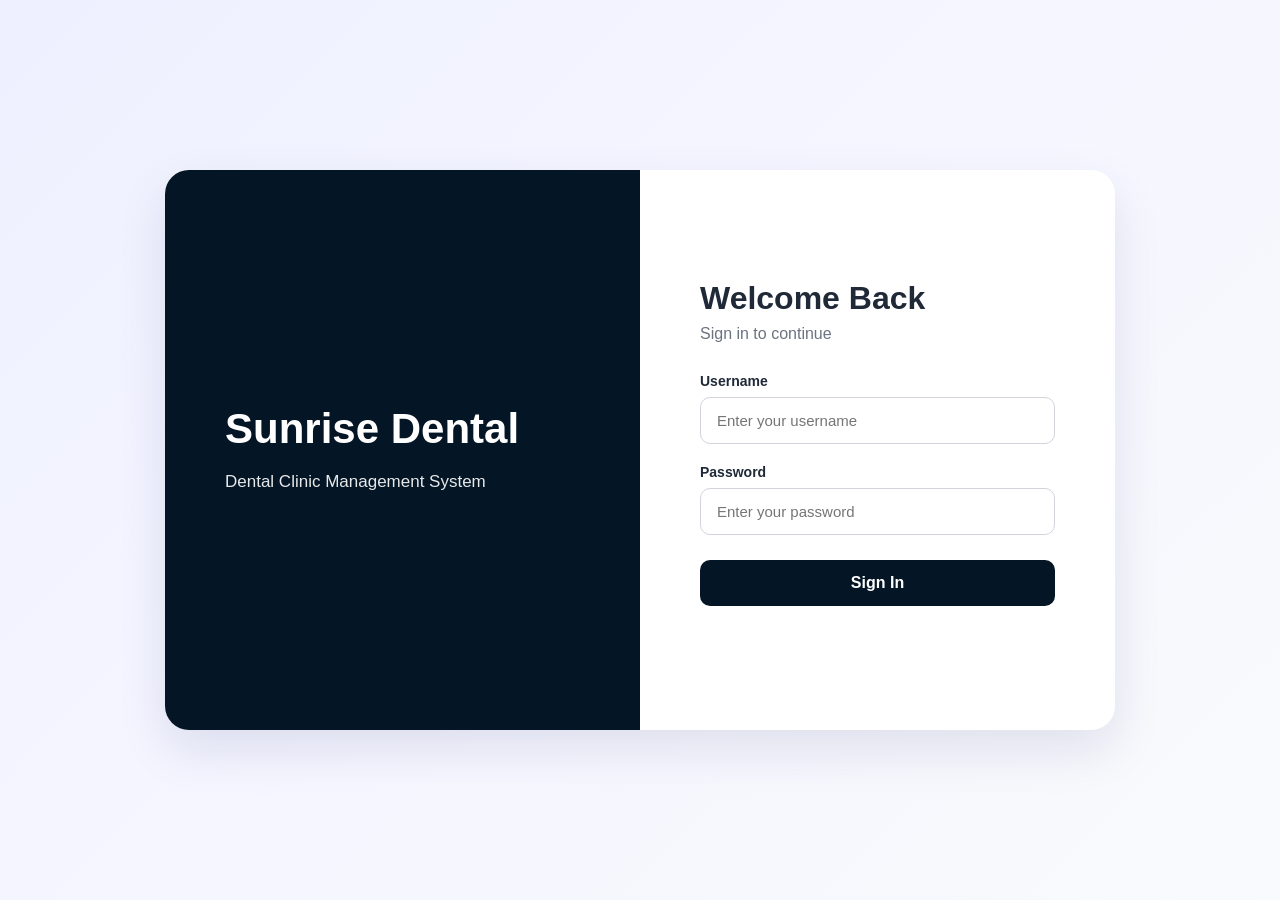
<file: Frontend/index.html>
<!DOCTYPE html>
<html lang="en">
<head>
    <meta charset="UTF-8">
    <meta name="viewport" content="width=device-width, initial-scale=1.0">

    <title>Sunrise Dental Clinic</title>

    <link rel="stylesheet" href="css/style.css">
</head>

<body>
    <div class="login-page">

    <div class="login-card">

        <div class="brand">
            <h1>Sunrise Dental</h1>
            <p>Dental Clinic Management System</p>
        </div>

        <div class="login-form">

            <h2>Welcome Back</h2>
            <p class="login-subtitle">Sign in to continue</p>

            <form id="loginForm">

                <div class="input-group">
                    <label for="username">Username</label>
                    <input
                        type="text"
                        id="username"
                        placeholder="Enter your username"
                        required
                    >
                </div>

                <div class="input-group">
                    <label for="password">Password</label>
                    <input
                        type="password"
                        id="password"
                        placeholder="Enter your password"
                        required
                    >
                </div>

                <button type="submit" class="login-button">
                    Sign In
                </button>

                <p id="loginMessage"></p>

            </form>

        </div>

    </div>

</div>
<script src="js/app.js"></script>
</body>
</html>
</file>
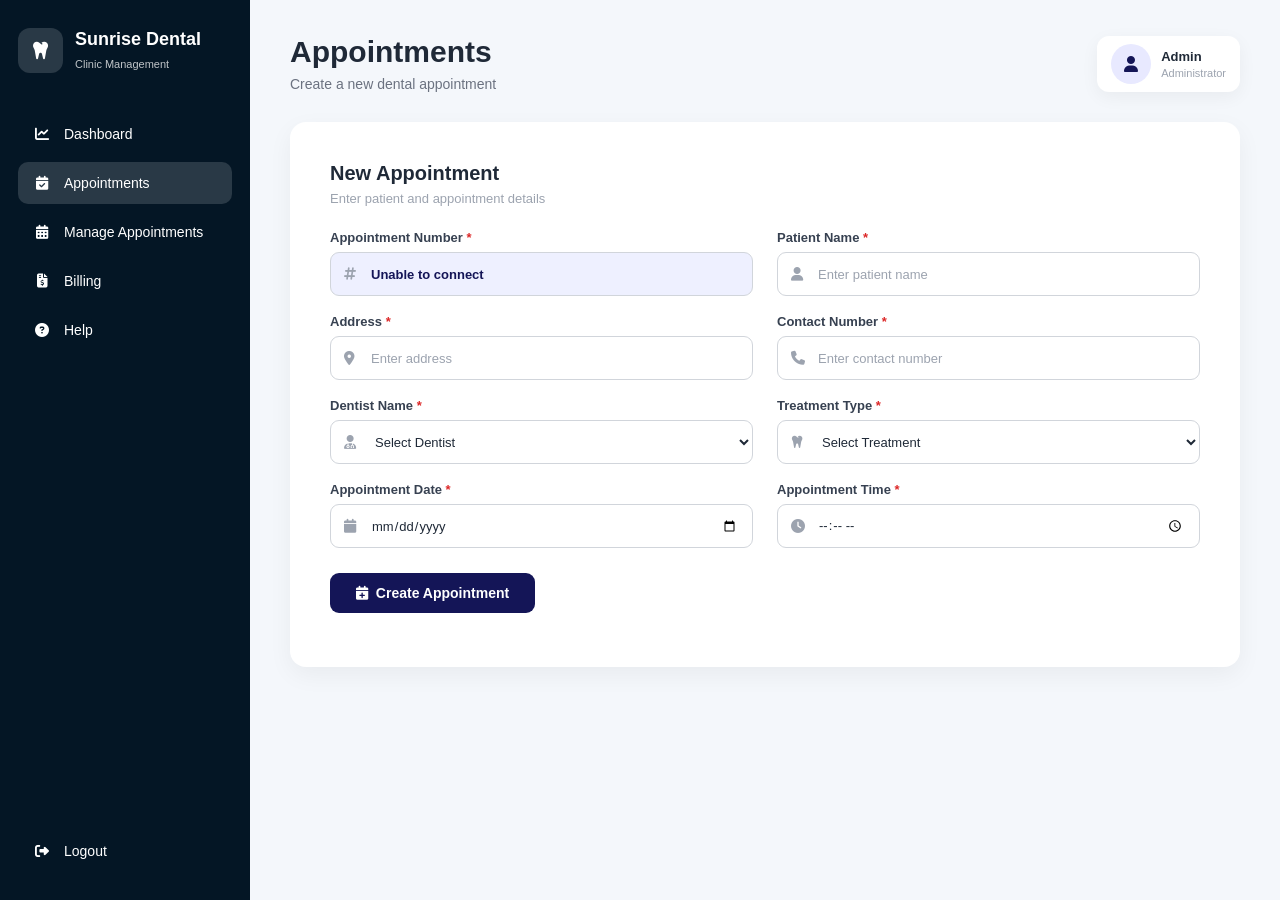
<file: Frontend/appointment.html>
<!DOCTYPE html>
<html lang="en">

<head>

    <meta charset="UTF-8">

    <meta name="viewport" content="width=device-width, initial-scale=1.0">

    <title>Appointments - Sunrise Dental</title>

    <link rel="stylesheet" href="css/style.css">

    <link rel="stylesheet"
          href="https://cdnjs.cloudflare.com/ajax/libs/font-awesome/6.7.2/css/all.min.css">

</head>

<body>

<div class="dashboard">

    <aside class="sidebar">

        <div class="sidebar-brand">

            <div class="brand-icon">
                <i class="fa-solid fa-tooth"></i>
            </div>

            <div>
                <h2>Sunrise Dental</h2>
                <span>Clinic Management</span>
            </div>

        </div>

        <nav class="sidebar-nav">

            <a href="dashboard.html" class="nav-item">
                <i class="fa-solid fa-chart-line"></i>
                <span>Dashboard</span>
            </a>

            <a href="appointment.html" class="nav-item active">
                <i class="fa-solid fa-calendar-check"></i>
                <span>Appointments</span>
            </a>

            <a href="manage-appointment.html" class="nav-item">

                <i class="fa-solid fa-calendar-days"></i>

                <span>Manage Appointments</span>

            </a>

            <a href="billing.html" class="nav-item">
                <i class="fa-solid fa-file-invoice-dollar"></i>
                <span>Billing</span>
            </a>

            <a href="help.html" class="nav-item">
                <i class="fa-solid fa-circle-question"></i>
                <span>Help</span>
            </a>

        </nav>

        <div class="sidebar-bottom">

            <a href="index.html" class="nav-item logout">
                <i class="fa-solid fa-right-from-bracket"></i>
                <span>Logout</span>
            </a>

        </div>

    </aside>

    <main class="main-content">

        <header class="topbar">

            <div>

                <h1>Appointments</h1>

                <p>
                    Create a new dental appointment
                </p>

            </div>

            <div class="user-profile">

                <div class="user-avatar">
                    <i class="fa-solid fa-user"></i>
                </div>

                <div class="user-info">

                    <strong>Admin</strong>

                    <span>Administrator</span>

                </div>

            </div>

        </header>
        

        <section class="dashboard-section">

            <div class="section-header">

                <h2>New Appointment</h2>

                <p>
                    Enter patient and appointment details
                </p>

            </div>

            <form id="appointmentForm">

                <div class="form-grid">

                    <div class="form-group">

                        <label for="appointmentNumber">
                            Appointment Number
                            <span class="required">*</span>
                        </label>

                        <div class="input-wrapper">

                            <i class="fa-solid fa-hashtag"></i>

                            <input
                                type="text"
                                id="appointmentNumber"
                                name="appointmentNumber"
                                readonly
                            >

                        </div>

                    </div>

                    <div class="form-group">

                        <label for="patientName">
                            Patient Name
                            <span class="required">*</span>
                        </label>

                        <div class="input-wrapper">

                            <i class="fa-solid fa-user"></i>

                            <input
                                type="text"
                                id="patientName"
                                name="patientName"
                                placeholder="Enter patient name"
                                required
                            >

                        </div>

                    </div>

                    <div class="form-group">

                        <label for="address">
                            Address
                            <span class="required">*</span>
                        </label>

                        <div class="input-wrapper">

                            <i class="fa-solid fa-location-dot"></i>

                            <input
                                type="text"
                                id="address"
                                name="address"
                                placeholder="Enter address"
                                required
                            >

                        </div>

                    </div>

                    <div class="form-group">

                        <label for="contactNumber">
                            Contact Number
                            <span class="required">*</span>
                        </label>

                        <div class="input-wrapper">

                            <i class="fa-solid fa-phone"></i>

                            <input
                                type="tel"
                                id="contactNumber"
                                name="contactNumber"
                                placeholder="Enter contact number"
                                required
                            >

                        </div>

                    </div>

                    <div class="form-group">

                        <label for="dentistName">
                            Dentist Name
                            <span class="required">*</span>
                        </label>

                        <div class="input-wrapper">

                            <i class="fa-solid fa-user-doctor"></i>

                            <select
                                id="dentistName"
                                name="dentistName"
                                required
                            >

                                <option value="">
                                    Select Dentist
                                </option>

                                <option value="Dr. Kasun Perera">
                                    Dr. Kasun Perera
                                </option>

                                <option value="Dr. Nimal Fernando">
                                    Dr. Nimal Fernando
                                </option>

                                <option value="Dr. Shehan Silva">
                                    Dr. Shehan Silva
                                </option>

                                <option value="Dr. Tharindu Jayasinghe">
                                    Dr. Tharindu Jayasinghe
                                </option>

                                <option value="Dr. Dilshan Perera">
                                    Dr. Dilshan Perera
                                </option>

                                <option value="Dr. Amaya Fernando">
                                    Dr. Amaya Fernando
                                </option>

                                <option value="Dr. Sanduni Silva">
                                    Dr. Sanduni Silva
                                </option>

                                <option value="Dr. Kavindu Wijesinghe">
                                    Dr. Kavindu Wijesinghe
                                </option>

                            </select>

                        </div>

                    </div>

                    <div class="form-group">

                        <label for="treatmentType">
                            Treatment Type
                            <span class="required">*</span>
                        </label>

                        <div class="input-wrapper">

                            <i class="fa-solid fa-tooth"></i>

                            <select
                                id="treatmentType"
                                name="treatmentType"
                                required
                            >

                                <option value="">
                                    Select Treatment
                                </option>

                                <option value="Dental Cleaning">
                                    Dental Cleaning
                                </option>

                                <option value="Teeth Whitening">
                                    Teeth Whitening
                                </option>

                                <option value="Dental Filling">
                                    Dental Filling
                                </option>

                                <option value="Root Canal Treatment">
                                    Root Canal Treatment
                                </option>

                                <option value="Tooth Extraction">
                                    Tooth Extraction
                                </option>

                                <option value="Dental Crown">
                                    Dental Crown
                                </option>

                                <option value="Dental Bridge">
                                    Dental Bridge
                                </option>

                                <option value="Dental Checkup">
                                    Dental Checkup
                                </option>

                                <option value="Braces Consultation">
                                    Braces Consultation
                                </option>

                                <option value="Dental Implant">
                                    Dental Implant
                                </option>

                                <option value="Gum Treatment">
                                    Gum Treatment
                                </option>

                                <option value="Emergency Dental Treatment">
                                    Emergency Dental Treatment
                                </option>

                            </select>

                        </div>

                    </div>

                    <div class="form-group">

                        <label for="appointmentDate">
                            Appointment Date
                            <span class="required">*</span>
                        </label>

                        <div class="input-wrapper">

                            <i class="fa-solid fa-calendar"></i>

                            <input
                                type="date"
                                id="appointmentDate"
                                name="appointmentDate"
                                required
                            >

                        </div>

                    </div>

                    <div class="form-group">

                        <label for="appointmentTime">
                            Appointment Time
                            <span class="required">*</span>
                        </label>

                        <div class="input-wrapper">

                            <i class="fa-solid fa-clock"></i>

                            <input
                                type="time"
                                id="appointmentTime"
                                name="appointmentTime"
                                required
                            >

                        </div>

                    </div>

                </div>

                <button
                    type="submit"
                    class="login-button appointment-button">

                    <i class="fa-solid fa-calendar-plus"></i>

                    Create Appointment

                </button>

                <p
                    id="appointmentMessage"
                    class="login-message">
                </p>

            </form>

        </section>

    </main>

</div>

<script src="js/appointment.js"></script>
<script src="js/auth.js"></script>

</body>

</html>
</file>
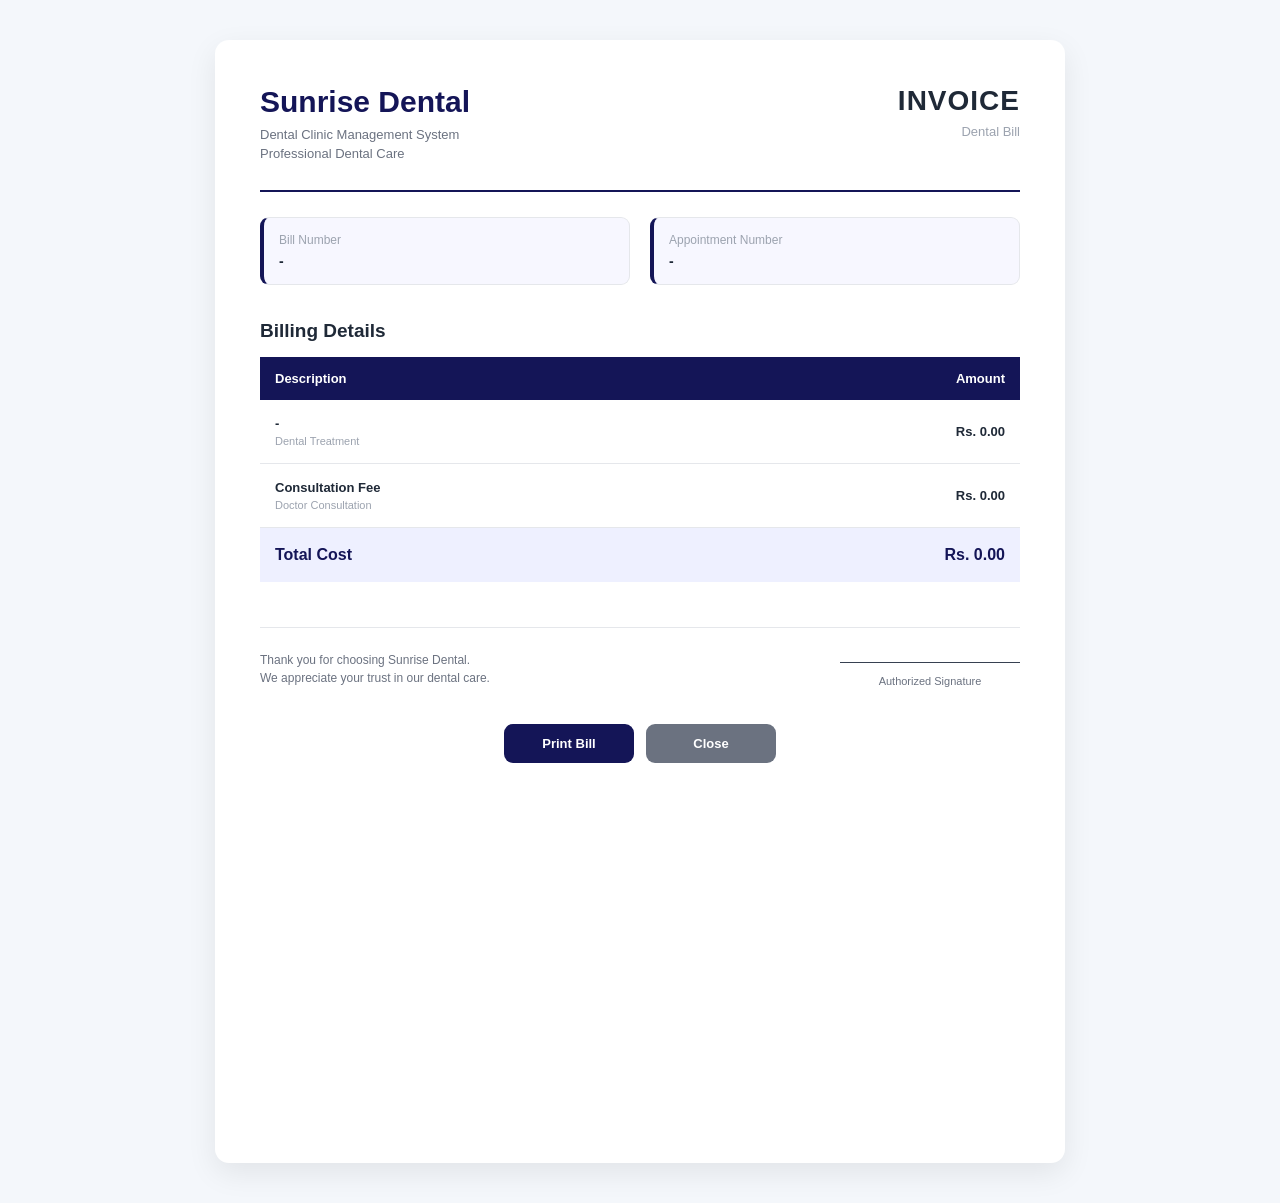
<file: Frontend/billing-print.html>
<!DOCTYPE html>
<html lang="en">

<head>
    <meta charset="UTF-8">
    <meta name="viewport" content="width=device-width, initial-scale=1.0">
    <title>Print Bill - Sunrise Dental</title>
    <link rel="stylesheet" href="css/style.css">
</head>

<body>

<div class="bill-page">

    <div class="bill-header">

        <div class="clinic-info">
            <h1>Sunrise Dental</h1>
            <p>Dental Clinic Management System</p>
            <p>Professional Dental Care</p>
        </div>

        <div class="bill-title">
            <h2>INVOICE</h2>
            <span>Dental Bill</span>
        </div>

    </div>

    <div class="bill-line"></div>

    <div class="bill-information">

        <div class="bill-info-group">
            <span>Bill Number</span>
            <strong id="printBillNumber">-</strong>
        </div>

        <div class="bill-info-group">
            <span>Appointment Number</span>
            <strong id="printAppointmentNumber">-</strong>
        </div>

    </div>

    <div class="bill-section">

        <h3>Billing Details</h3>

        <table class="bill-table">

            <thead>
                <tr>
                    <th>Description</th>
                    <th>Amount</th>
                </tr>
            </thead>

            <tbody>

                <tr>
                    <td>
                        <strong id="printTreatmentType">-</strong>
                        <small>Dental Treatment</small>
                    </td>

                    <td id="printTreatmentCost">Rs. 0.00</td>
                </tr>

                <tr>
                    <td>
                        <strong>Consultation Fee</strong>
                        <small>Doctor Consultation</small>
                    </td>

                    <td id="printConsultationFee">Rs. 0.00</td>
                </tr>

            </tbody>

            <tfoot>

                <tr>
                    <td>Total Cost</td>
                    <td id="printTotalCost">Rs. 0.00</td>
                </tr>

            </tfoot>

        </table>

    </div>

    <div class="bill-footer">

        <div>
            <p>Thank you for choosing Sunrise Dental.</p>
            <p>We appreciate your trust in our dental care.</p>
        </div>

        <div class="signature">
            <div></div>
            <span>Authorized Signature</span>
        </div>

    </div>

    <div class="print-actions">

        <button type="button" onclick="window.print()">
            Print Bill
        </button>

        <button type="button" onclick="window.location.href='billing.html'">
            Close
        </button>

    </div>

</div>

<script src="js/print-bill.js"></script>
<script src="js/auth.js"></script>
</body>

</html>
</file>
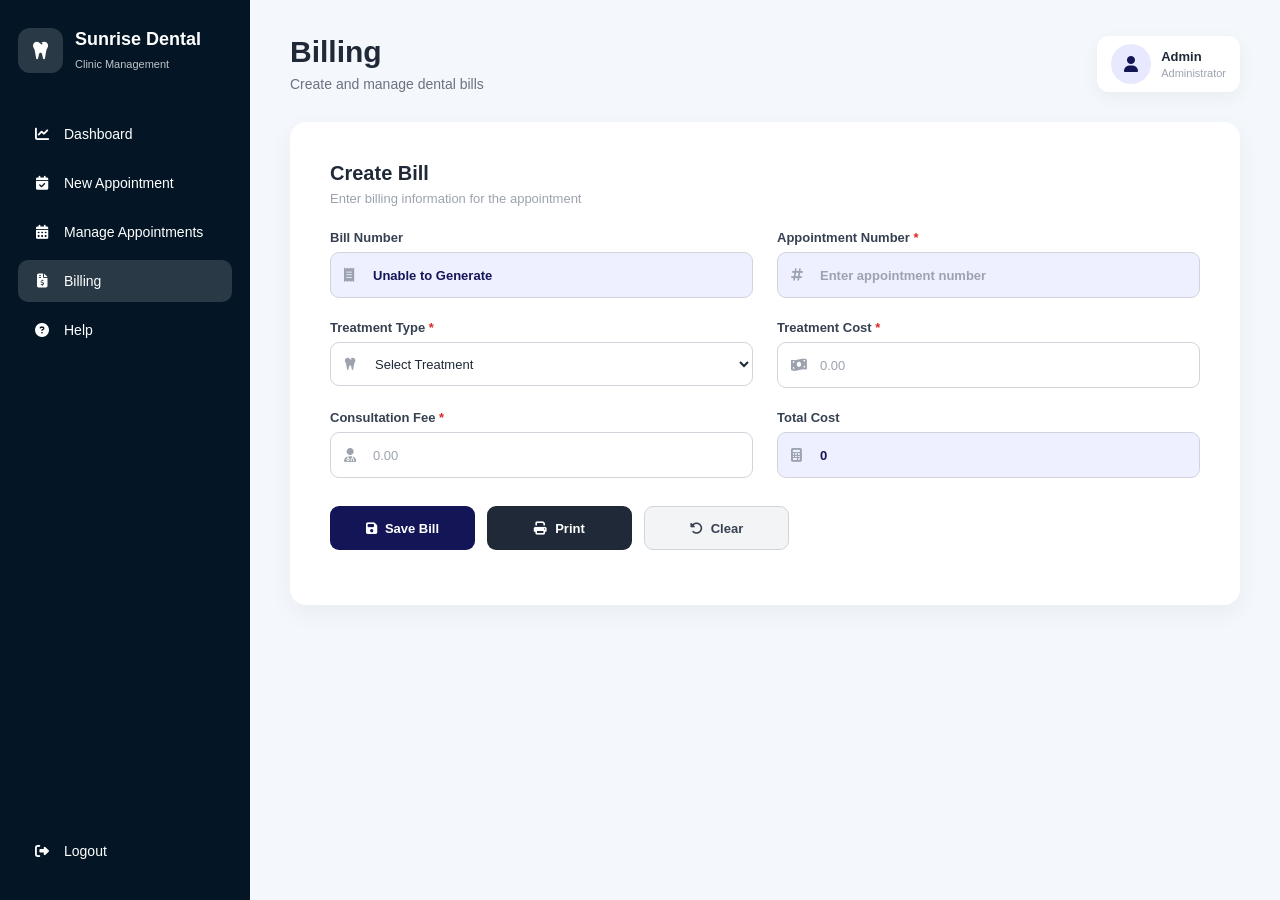
<file: Frontend/billing.html>
<!DOCTYPE html>
<html lang="en">
<head>
    <meta charset="UTF-8">
    <meta name="viewport" content="width=device-width, initial-scale=1.0">
    <title>Billing - Sunrise Dental</title>
    <link rel="stylesheet" href="css/style.css">
    <link rel="stylesheet" href="https://cdnjs.cloudflare.com/ajax/libs/font-awesome/6.7.2/css/all.min.css">
</head>

<body>

<div class="dashboard">

    <aside class="sidebar">

        <div class="sidebar-brand">
            <div class="brand-icon">
                <i class="fa-solid fa-tooth"></i>
            </div>

            <div>
                <h2>Sunrise Dental</h2>
                <span>Clinic Management</span>
            </div>
        </div>

        <nav class="sidebar-nav">

            <a href="dashboard.html" class="nav-item">
                <i class="fa-solid fa-chart-line"></i>
                <span>Dashboard</span>
            </a>

            <a href="appointment.html" class="nav-item">
                <i class="fa-solid fa-calendar-check"></i>
                <span>New Appointment</span>
            </a>

            <a href="manage-appointment.html" class="nav-item">
                <i class="fa-solid fa-calendar-days"></i>
                <span>Manage Appointments</span>
            </a>

            <a href="billing.html" class="nav-item active">
                <i class="fa-solid fa-file-invoice-dollar"></i>
                <span>Billing</span>
            </a>

            <a href="help.html" class="nav-item">
                <i class="fa-solid fa-circle-question"></i>
                <span>Help</span>
            </a>

        </nav>

        <div class="sidebar-bottom">

            <a href="index.html" class="nav-item logout">
                <i class="fa-solid fa-right-from-bracket"></i>
                <span>Logout</span>
            </a>

        </div>

    </aside>

    <main class="main-content">

        <header class="topbar">

            <div>
                <h1>Billing</h1>
                <p>Create and manage dental bills</p>
            </div>

            <div class="user-profile">

                <div class="user-avatar">
                    <i class="fa-solid fa-user"></i>
                </div>

                <div class="user-info">
                    <strong>Admin</strong>
                    <span>Administrator</span>
                </div>

            </div>

        </header>

        <section class="dashboard-section billing-section">

            <div class="section-header">
                <h2>Create Bill</h2>
                <p>Enter billing information for the appointment</p>
            </div>

            <form id="billingForm">

                <div class="billing-grid">

                    <div class="form-group">

                        <label for="billNumber">
                            Bill Number
                        </label>

                        <div class="input-wrapper">

                            <i class="fa-solid fa-receipt"></i>

                            <input
                                type="text"
                                id="billNumber"
                                readonly
                            >

                        </div>

                    </div>

                    <div class="form-group">

                        <label for="appointmentNumber">
                            Appointment Number
                            <span class="required">*</span>
                        </label>

                        <div class="input-wrapper">

                            <i class="fa-solid fa-hashtag"></i>

                            <input
                                type="text"
                                id="appointmentNumber"
                                placeholder="Enter appointment number"
                                required
                            >

                        </div>

                    </div>

                    <div class="form-group">

                        <label for="treatmentType">
                            Treatment Type
                            <span class="required">*</span>
                        </label>

                        <div class="input-wrapper">

                            <i class="fa-solid fa-tooth"></i>

                            <select
                                id="treatmentType"
                                name="treatmentType"
                                required
                            >

                                <option value="">
                                    Select Treatment
                                </option>

                                <option value="Dental Cleaning">
                                    Dental Cleaning
                                </option>

                                <option value="Teeth Whitening">
                                    Teeth Whitening
                                </option>

                                <option value="Dental Filling">
                                    Dental Filling
                                </option>

                                <option value="Root Canal Treatment">
                                    Root Canal Treatment
                                </option>

                                <option value="Tooth Extraction">
                                    Tooth Extraction
                                </option>

                                <option value="Dental Crown">
                                    Dental Crown
                                </option>

                                <option value="Dental Bridge">
                                    Dental Bridge
                                </option>

                                <option value="Dental Checkup">
                                    Dental Checkup
                                </option>

                                <option value="Braces Consultation">
                                    Braces Consultation
                                </option>

                                <option value="Dental Implant">
                                    Dental Implant
                                </option>

                                <option value="Gum Treatment">
                                    Gum Treatment
                                </option>

                                <option value="Emergency Dental Treatment">
                                    Emergency Dental Treatment
                                </option>

                            </select>

                        </div>

                    </div>

                    <div class="form-group">

                        <label for="treatmentCost">
                            Treatment Cost
                            <span class="required">*</span>
                        </label>

                        <div class="input-wrapper">

                            <i class="fa-solid fa-money-bill-wave"></i>

                            <input
                                type="number"
                                id="treatmentCost"
                                placeholder="0.00"
                                min="0"
                                step="0.01"
                                required
                            >

                        </div>

                    </div>

                    <div class="form-group">

                        <label for="consultationFee">
                            Consultation Fee
                            <span class="required">*</span>
                        </label>

                        <div class="input-wrapper">

                            <i class="fa-solid fa-user-doctor"></i>

                            <input
                                type="number"
                                id="consultationFee"
                                placeholder="0.00"
                                min="0"
                                step="0.01"
                                required
                            >

                        </div>

                    </div>

                    <div class="form-group">

                        <label for="totalCost">
                            Total Cost
                        </label>

                        <div class="input-wrapper">

                            <i class="fa-solid fa-calculator"></i>

                            <input
                                type="number"
                                id="totalCost"
                                placeholder="0.00"
                                readonly
                            >

                        </div>

                    </div>

                </div>

                <div class="billing-actions">

                    <button
                        type="submit"
                        class="management-button billing-save-button"
                        id="saveBillButton">

                        <i class="fa-solid fa-floppy-disk"></i>
                        Save Bill

                    </button>

                    <button
                        type="button"
                        class="management-button billing-print-button"
                        id="printBillButton" >

                        <i class="fa-solid fa-print"></i>
                        Print

                    </button>

                    <button
                        type="button"
                        class="management-button billing-clear-button"
                        id="clearBillButton">

                        <i class="fa-solid fa-rotate-left"></i>
                        Clear

                    </button>

                </div>

                <p id="billingMessage"></p>

            </form>

        </section>

    </main>

</div>

<script src="js/billing.js"></script>
<script src="js/auth.js"></script>

</body>
</html>
</file>
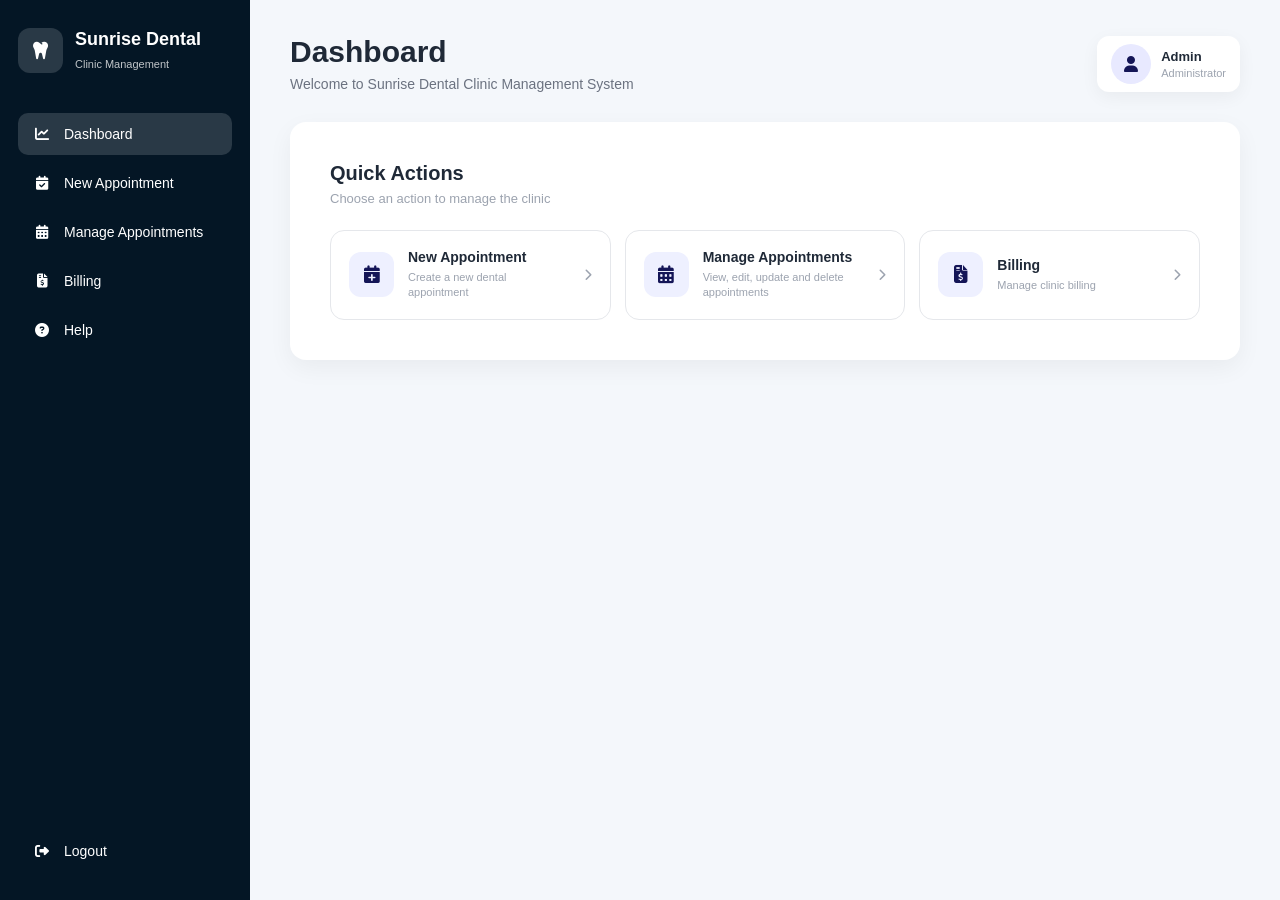
<file: Frontend/dashboard.html>
<!DOCTYPE html>
<html lang="en">

<head>

    <meta charset="UTF-8">

    <meta name="viewport" content="width=device-width, initial-scale=1.0">

    <title>Dashboard - Sunrise Dental</title>

    <link rel="stylesheet" href="css/style.css">

    <link rel="stylesheet"
          href="https://cdnjs.cloudflare.com/ajax/libs/font-awesome/6.7.2/css/all.min.css">

</head>

<body>

<div class="dashboard">

    <aside class="sidebar">

        <div class="sidebar-brand">

            <div class="brand-icon">
                <i class="fa-solid fa-tooth"></i>
            </div>

            <div>
                <h2>Sunrise Dental</h2>
                <span>Clinic Management</span>
            </div>

        </div>


        <nav class="sidebar-nav">

            <a href="dashboard.html" class="nav-item active">

                <i class="fa-solid fa-chart-line"></i>

                <span>Dashboard</span>

            </a>


            <a href="appointment.html" class="nav-item">

                <i class="fa-solid fa-calendar-check"></i>

                <span>New Appointment</span>

            </a>


            <a href="manage-appointment.html" class="nav-item">

                <i class="fa-solid fa-calendar-days"></i>

                <span>Manage Appointments</span>

            </a>


            <a href="billing.html" class="nav-item">

                <i class="fa-solid fa-file-invoice-dollar"></i>

                <span>Billing</span>

            </a>


            <a href="help.html" class="nav-item">

                <i class="fa-solid fa-circle-question"></i>

                <span>Help</span>

            </a>

        </nav>


        <div class="sidebar-bottom">

            <a href="index.html" class="nav-item logout">

                <i class="fa-solid fa-right-from-bracket"></i>

                <span>Logout</span>

            </a>

        </div>

    </aside>


    <main class="main-content">


        <header class="topbar">

            <div>

                <h1>Dashboard</h1>

                <p>
                    Welcome to Sunrise Dental Clinic Management System
                </p>

            </div>


            <div class="user-profile">

                <div class="user-avatar">

                    <i class="fa-solid fa-user"></i>

                </div>

                <div class="user-info">

                    <strong>Admin</strong>

                    <span>Administrator</span>

                </div>

            </div>

        </header>


        <section class="dashboard-section">

            <div class="section-header">

                <h2>Quick Actions</h2>

                <p>
                    Choose an action to manage the clinic
                </p>

            </div>


            <div class="quick-actions">


                <a href="appointment.html" class="quick-action">

                    <div class="quick-icon">

                        <i class="fa-solid fa-calendar-plus"></i>

                    </div>


                    <div>

                        <strong>
                            New Appointment
                        </strong>

                        <span>
                            Create a new dental appointment
                        </span>

                    </div>


                    <i class="fa-solid fa-chevron-right arrow"></i>

                </a>


                <a href="manage-appointment.html" class="quick-action">

                    <div class="quick-icon">

                        <i class="fa-solid fa-calendar-days"></i>

                    </div>


                    <div>

                        <strong>
                            Manage Appointments
                        </strong>

                        <span>
                            View, edit, update and delete appointments
                        </span>

                    </div>


                    <i class="fa-solid fa-chevron-right arrow"></i>

                </a>


                <a href="billing.html" class="quick-action">

                    <div class="quick-icon">

                        <i class="fa-solid fa-file-invoice-dollar"></i>

                    </div>


                    <div>

                        <strong>
                            Billing
                        </strong>

                        <span>
                            Manage clinic billing
                        </span>

                    </div>


                    <i class="fa-solid fa-chevron-right arrow"></i>

                </a>


            </div>

        </section>


    </main>

</div>

</body>
<script src="js/auth.js"></script>
</html>
</file>
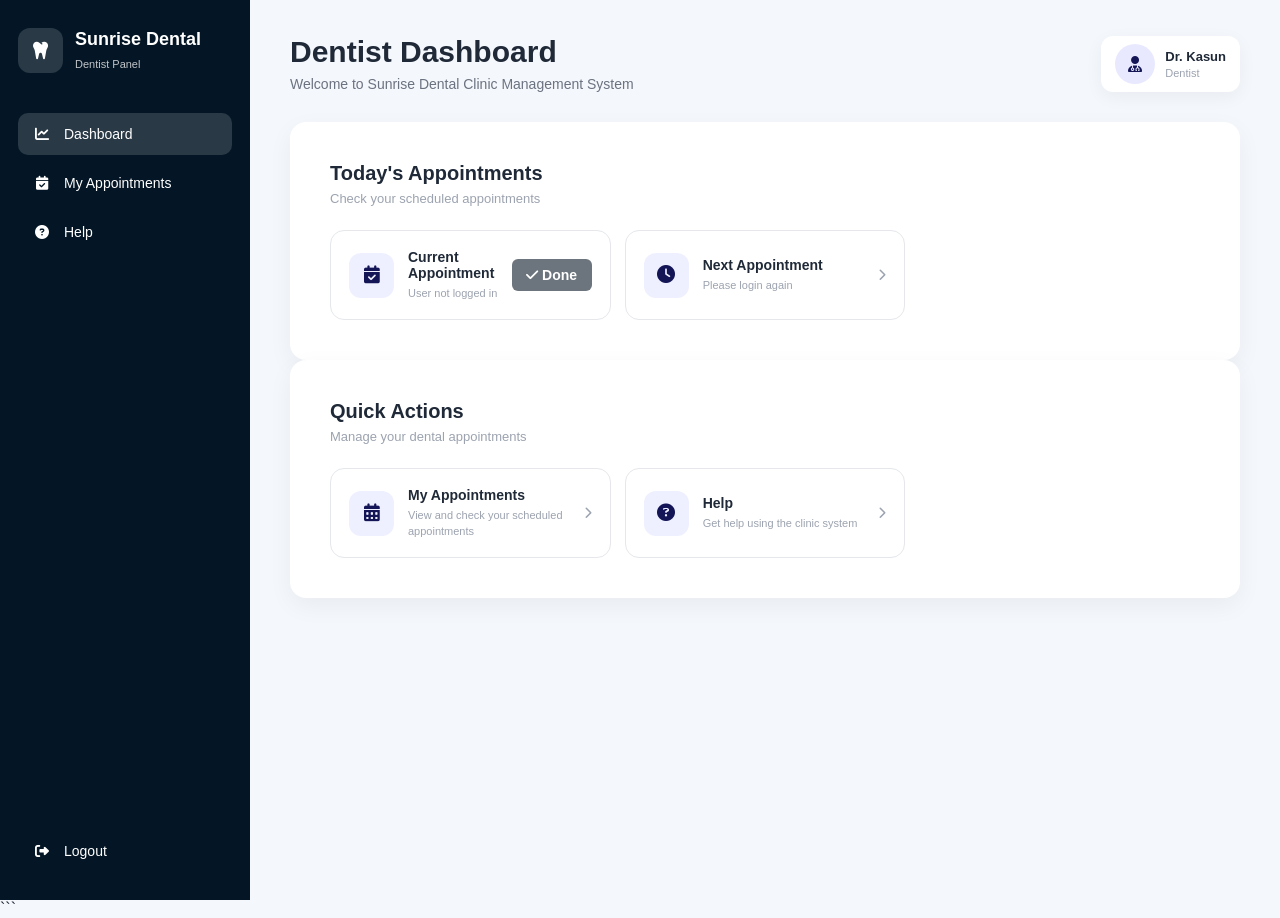
<file: Frontend/dentist-dashboard.html>
<!DOCTYPE html>
<html lang="en">

<head>

    <meta charset="UTF-8">

    <meta name="viewport" content="width=device-width, initial-scale=1.0">

    <title>Dentist Dashboard - Sunrise Dental</title>

    <link rel="stylesheet" href="css/style.css">

    <link rel="stylesheet"
          href="https://cdnjs.cloudflare.com/ajax/libs/font-awesome/6.7.2/css/all.min.css">

</head>

<body>

<div class="dashboard">

    <aside class="sidebar">

        <div class="sidebar-brand">

            <div class="brand-icon">
                <i class="fa-solid fa-tooth"></i>
            </div>

            <div>
                <h2>Sunrise Dental</h2>
                <span>Dentist Panel</span>
            </div>

        </div>


        <nav class="sidebar-nav">

            <a href="dentist-dashboard.html"
               class="nav-item active">

                <i class="fa-solid fa-chart-line"></i>

                <span>Dashboard</span>

            </a>


            <a href="my-appointments.html"
               class="nav-item">

                <i class="fa-solid fa-calendar-check"></i>

                <span>My Appointments</span>

            </a>


            <a href="dentist-help.html"
               class="nav-item">

                <i class="fa-solid fa-circle-question"></i>

                <span>Help</span>

            </a>

        </nav>


        <div class="sidebar-bottom">

            <a href="index.html"
               class="nav-item logout">

                <i class="fa-solid fa-right-from-bracket"></i>

                <span>Logout</span>

            </a>

        </div>

    </aside>


    <main class="main-content">


        <header class="topbar">

            <div>

                <h1>Dentist Dashboard</h1>

                <p>
                    Welcome to Sunrise Dental Clinic Management System
                </p>

            </div>


            <div class="user-profile">

                <div class="user-avatar">

                    <i class="fa-solid fa-user-doctor"></i>

                </div>

                <div class="user-info">

                    <strong>Dr. Kasun</strong>

                    <span>Dentist</span>

                </div>

            </div>

        </header>


        <section class="dashboard-section">

            <div class="section-header">

                <h2>Today's Appointments</h2>

                <p>
                    Check your scheduled appointments
                </p>

            </div>


            <div class="quick-actions">


                <div class="quick-action">

                    <div class="quick-icon">

                        <i class="fa-solid fa-calendar-check"></i>

                    </div>


                    <div>

                        <strong>
                            Current Appointment
                        </strong>

                        <span id="currentAppointment">
                            No current appointment
                        </span>

                    </div>


                    <button id="doneButton"
                        type="button"
                        class="done-button" class="management-button edit-button">

                         <i class="fa-solid fa-check"></i>
                        Done

                    </button>

                </div>


                <div class="quick-action">

                    <div class="quick-icon">

                        <i class="fa-solid fa-clock"></i>

                    </div>


                    <div>

                        <strong>
                            Next Appointment
                        </strong>

                        <span id="nextAppointment">
                            No upcoming appointment
                        </span>

                    </div>


                    <i class="fa-solid fa-chevron-right arrow"></i>

                </div>


            </div>

        </section>


        <section class="dashboard-section">

            <div class="section-header">

                <h2>Quick Actions</h2>

                <p>
                    Manage your dental appointments
                </p>

            </div>


            <div class="quick-actions">


                <a href="my-appointments.html"
                   class="quick-action">

                    <div class="quick-icon">

                        <i class="fa-solid fa-calendar-days"></i>

                    </div>


                    <div>

                        <strong>
                            My Appointments
                        </strong>

                        <span>
                            View and check your scheduled appointments
                        </span>

                    </div>


                    <i class="fa-solid fa-chevron-right arrow"></i>

                </a>


                <a href="dentist-help.html"
                   class="quick-action">

                    <div class="quick-icon">

                        <i class="fa-solid fa-circle-question"></i>

                    </div>


                    <div>

                        <strong>
                            Help
                        </strong>

                        <span>
                            Get help using the clinic system
                        </span>

                    </div>


                    <i class="fa-solid fa-chevron-right arrow"></i>

                </a>


            </div>

        </section>


    </main>

</div>


<script src="js/dentist-dashboard.js"></script>

<script src="js/auth.js"></script>

</body>

</html>
```
</file>
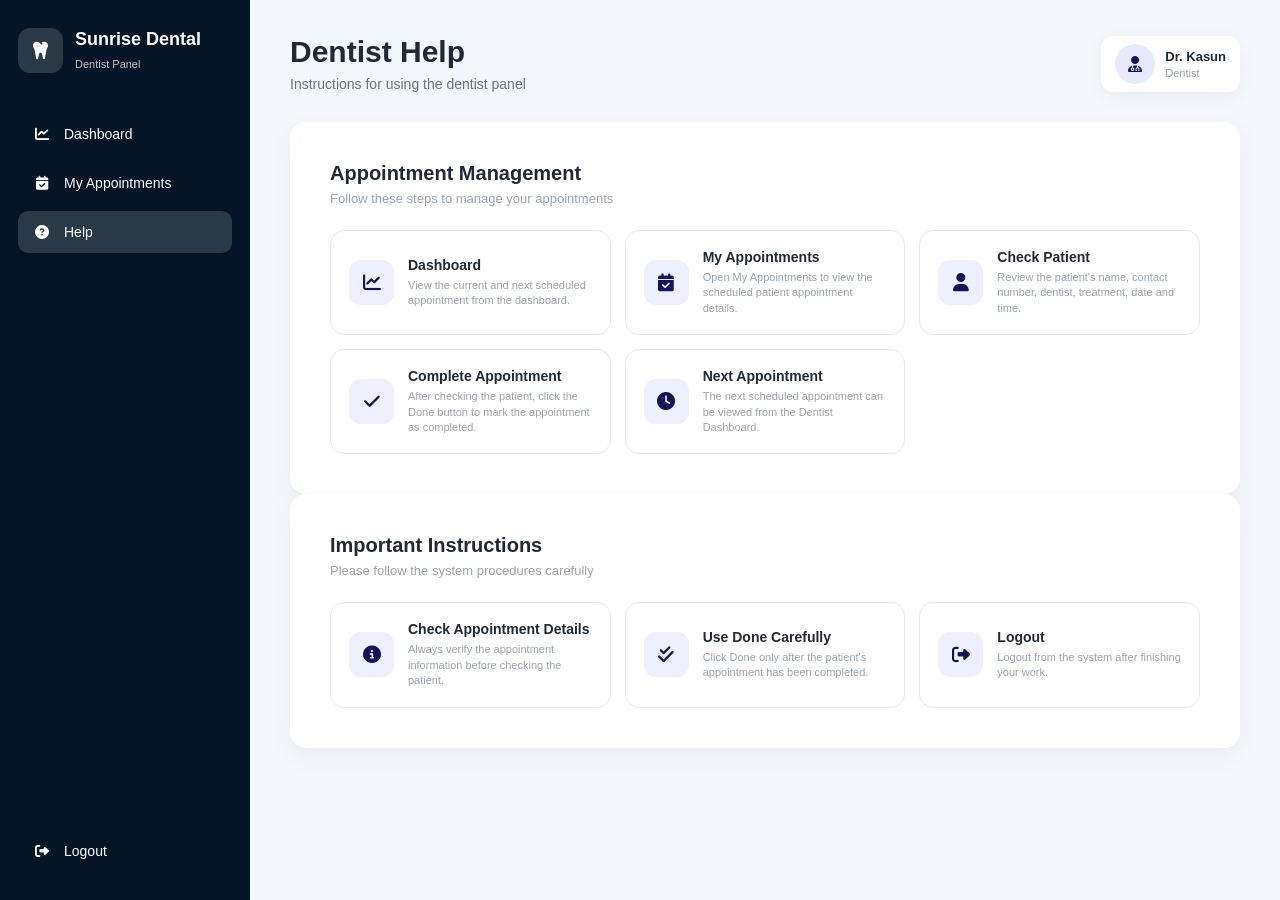
<file: Frontend/dentist-help.html>
<!DOCTYPE html>
<html lang="en">

<head>

    <meta charset="UTF-8">

    <meta name="viewport" content="width=device-width, initial-scale=1.0">

    <title>Dentist Help - Sunrise Dental</title>

    <link rel="stylesheet" href="css/style.css">

    <link rel="stylesheet"
          href="https://cdnjs.cloudflare.com/ajax/libs/font-awesome/6.7.2/css/all.min.css">

</head>

<body>

<div class="dashboard">

    <aside class="sidebar">

        <div class="sidebar-brand">

            <div class="brand-icon">
                <i class="fa-solid fa-tooth"></i>
            </div>

            <div>
                <h2>Sunrise Dental</h2>
                <span>Dentist Panel</span>
            </div>

        </div>


        <nav class="sidebar-nav">

            <a href="dentist-dashboard.html" class="nav-item">

                <i class="fa-solid fa-chart-line"></i>

                <span>Dashboard</span>

            </a>


            <a href="my-appointments.html" class="nav-item">

                <i class="fa-solid fa-calendar-check"></i>

                <span>My Appointments</span>

            </a>


            <a href="dentist-help.html" class="nav-item active">

                <i class="fa-solid fa-circle-question"></i>

                <span>Help</span>

            </a>

        </nav>


        <div class="sidebar-bottom">

            <a href="index.html" class="nav-item logout">

                <i class="fa-solid fa-right-from-bracket"></i>

                <span>Logout</span>

            </a>

        </div>

    </aside>


    <main class="main-content">


        <header class="topbar">

            <div>

                <h1>Dentist Help</h1>

                <p>
                    Instructions for using the dentist panel
                </p>

            </div>


            <div class="user-profile">

                <div class="user-avatar">

                    <i class="fa-solid fa-user-doctor"></i>

                </div>

                <div class="user-info">

                    <strong>Dr. Kasun</strong>

                    <span>Dentist</span>

                </div>

            </div>

        </header>


        <section class="dashboard-section">

            <div class="section-header">

                <h2>Appointment Management</h2>

                <p>
                    Follow these steps to manage your appointments
                </p>

            </div>


            <div class="quick-actions">


                <div class="quick-action">

                    <div class="quick-icon">

                        <i class="fa-solid fa-chart-line"></i>

                    </div>

                    <div>

                        <strong>Dashboard</strong>

                        <span>
                            View the current and next scheduled
                            appointment from the dashboard.
                        </span>

                    </div>

                </div>


                <div class="quick-action">

                    <div class="quick-icon">

                        <i class="fa-solid fa-calendar-check"></i>

                    </div>

                    <div>

                        <strong>My Appointments</strong>

                        <span>
                            Open My Appointments to view the
                            scheduled patient appointment details.
                        </span>

                    </div>

                </div>


                <div class="quick-action">

                    <div class="quick-icon">

                        <i class="fa-solid fa-user"></i>

                    </div>

                    <div>

                        <strong>Check Patient</strong>

                        <span>
                            Review the patient's name, contact
                            number, dentist, treatment, date and time.
                        </span>

                    </div>

                </div>


                <div class="quick-action">

                    <div class="quick-icon">

                        <i class="fa-solid fa-check"></i>

                    </div>

                    <div>

                        <strong>Complete Appointment</strong>

                        <span>
                            After checking the patient, click the
                            Done button to mark the appointment as completed.
                        </span>

                    </div>

                </div>


                <div class="quick-action">

                    <div class="quick-icon">

                        <i class="fa-solid fa-clock"></i>

                    </div>

                    <div>

                        <strong>Next Appointment</strong>

                        <span>
                            The next scheduled appointment can be
                            viewed from the Dentist Dashboard.
                        </span>

                    </div>

                </div>


            </div>

        </section>


        <section class="dashboard-section">

            <div class="section-header">

                <h2>Important Instructions</h2>

                <p>
                    Please follow the system procedures carefully
                </p>

            </div>


            <div class="quick-actions">


                <div class="quick-action">

                    <div class="quick-icon">

                        <i class="fa-solid fa-circle-info"></i>

                    </div>

                    <div>

                        <strong>Check Appointment Details</strong>

                        <span>
                            Always verify the appointment information
                            before checking the patient.
                        </span>

                    </div>

                </div>


                <div class="quick-action">

                    <div class="quick-icon">

                        <i class="fa-solid fa-check-double"></i>

                    </div>

                    <div>

                        <strong>Use Done Carefully</strong>

                        <span>
                            Click Done only after the patient's
                            appointment has been completed.
                        </span>

                    </div>

                </div>


                <div class="quick-action">

                    <div class="quick-icon">

                        <i class="fa-solid fa-right-from-bracket"></i>

                    </div>

                    <div>

                        <strong>Logout</strong>

                        <span>
                            Logout from the system after finishing
                            your work.
                        </span>

                    </div>

                </div>


            </div>

        </section>


    </main>

</div>


<script src="js/auth.js"></script>

</body>

</html>
</file>
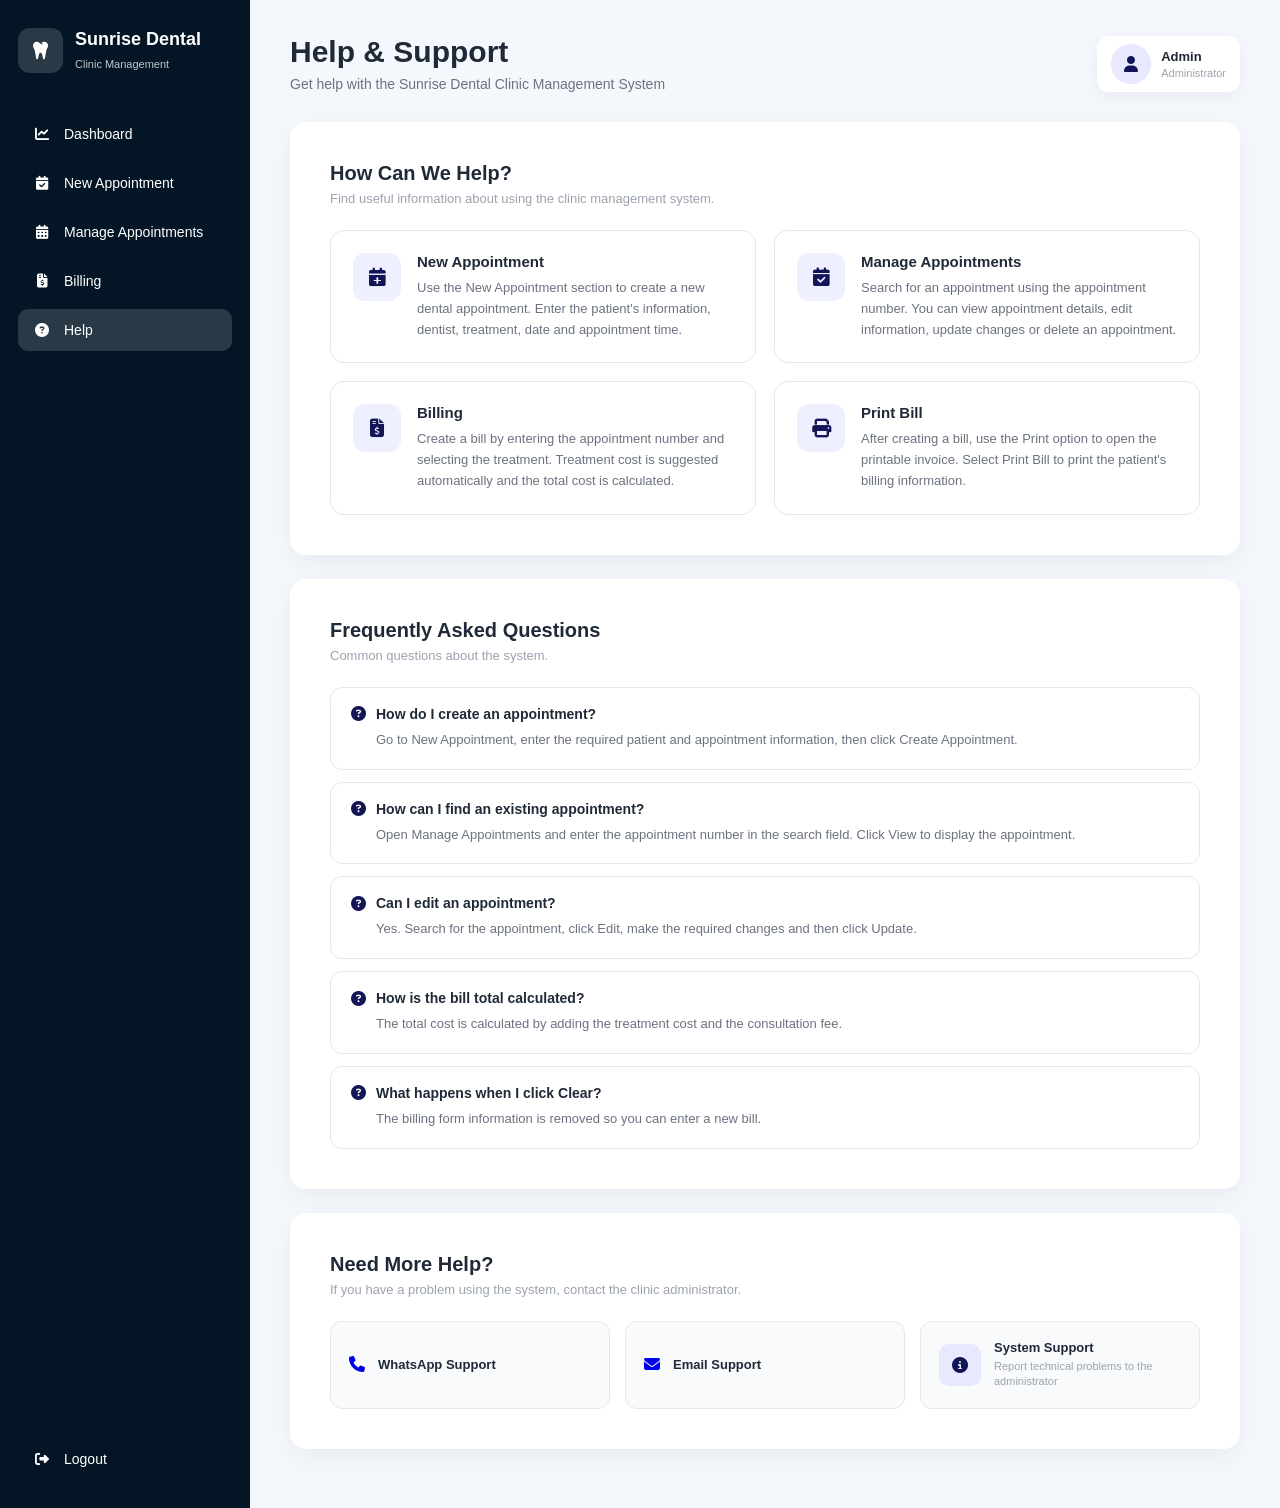
<file: Frontend/help.html>
<!DOCTYPE html>
<html lang="en">

<head>
    <meta charset="UTF-8">
    <meta name="viewport" content="width=device-width, initial-scale=1.0">
    <title>Help - Sunrise Dental</title>
    <link rel="stylesheet" href="css/style.css">
    <link rel="stylesheet" href="https://cdnjs.cloudflare.com/ajax/libs/font-awesome/6.7.2/css/all.min.css">
</head>

<body>

<div class="dashboard">

    <aside class="sidebar">

        <div class="sidebar-brand">

            <div class="brand-icon">
                <i class="fa-solid fa-tooth"></i>
            </div>

            <div>
                <h2>Sunrise Dental</h2>
                <span>Clinic Management</span>
            </div>

        </div>

        <nav class="sidebar-nav">

            <a href="dashboard.html" class="nav-item">
                <i class="fa-solid fa-chart-line"></i>
                <span>Dashboard</span>
            </a>

            <a href="appointment.html" class="nav-item">
                <i class="fa-solid fa-calendar-check"></i>
                <span>New Appointment</span>
            </a>

            <a href="manage-appointment.html" class="nav-item">
                <i class="fa-solid fa-calendar-days"></i>
                <span>Manage Appointments</span>
            </a>

            <a href="billing.html" class="nav-item">
                <i class="fa-solid fa-file-invoice-dollar"></i>
                <span>Billing</span>
            </a>

            <a href="help.html" class="nav-item active">
                <i class="fa-solid fa-circle-question"></i>
                <span>Help</span>
            </a>

        </nav>

        <div class="sidebar-bottom">

            <a href="index.html" class="nav-item logout">
                <i class="fa-solid fa-right-from-bracket"></i>
                <span>Logout</span>
            </a>

        </div>

    </aside>

    <main class="main-content">

        <header class="topbar">

            <div>
                <h1>Help & Support</h1>
                <p>Get help with the Sunrise Dental Clinic Management System</p>
            </div>

            <div class="user-profile">

                <div class="user-avatar">
                    <i class="fa-solid fa-user"></i>
                </div>

                <div class="user-info">
                    <strong>Admin</strong>
                    <span>Administrator</span>
                </div>

            </div>

        </header>

        <section class="dashboard-section help-section">

            <div class="section-header">
                <h2>How Can We Help?</h2>
                <p>Find useful information about using the clinic management system.</p>
            </div>

            <div class="help-grid">

                <div class="help-card">

                    <div class="help-icon">
                        <i class="fa-solid fa-calendar-plus"></i>
                    </div>

                    <div>
                        <h3>New Appointment</h3>

                        <p>
                            Use the New Appointment section to create a new dental
                            appointment. Enter the patient's information, dentist,
                            treatment, date and appointment time.
                        </p>
                    </div>

                </div>

                <div class="help-card">

                    <div class="help-icon">
                        <i class="fa-solid fa-calendar-check"></i>
                    </div>

                    <div>
                        <h3>Manage Appointments</h3>

                        <p>
                            Search for an appointment using the appointment number.
                            You can view appointment details, edit information,
                            update changes or delete an appointment.
                        </p>
                    </div>

                </div>

                <div class="help-card">

                    <div class="help-icon">
                        <i class="fa-solid fa-file-invoice-dollar"></i>
                    </div>

                    <div>
                        <h3>Billing</h3>

                        <p>
                            Create a bill by entering the appointment number and
                            selecting the treatment. Treatment cost is suggested
                            automatically and the total cost is calculated.
                        </p>
                    </div>

                </div>

                <div class="help-card">

                    <div class="help-icon">
                        <i class="fa-solid fa-print"></i>
                    </div>

                    <div>
                        <h3>Print Bill</h3>

                        <p>
                            After creating a bill, use the Print option to open the
                            printable invoice. Select Print Bill to print the
                            patient's billing information.
                        </p>
                    </div>

                </div>

            </div>

        </section>

        <section class="dashboard-section faq-section">

            <div class="section-header">
                <h2>Frequently Asked Questions</h2>
                <p>Common questions about the system.</p>
            </div>

            <div class="faq-list">

                <div class="faq-item">

                    <div class="faq-question">
                        <i class="fa-solid fa-circle-question"></i>
                        <strong>How do I create an appointment?</strong>
                    </div>

                    <p>
                        Go to New Appointment, enter the required patient and
                        appointment information, then click Create Appointment.
                    </p>

                </div>

                <div class="faq-item">

                    <div class="faq-question">
                        <i class="fa-solid fa-circle-question"></i>
                        <strong>How can I find an existing appointment?</strong>
                    </div>

                    <p>
                        Open Manage Appointments and enter the appointment number
                        in the search field. Click View to display the appointment.
                    </p>

                </div>

                <div class="faq-item">

                    <div class="faq-question">
                        <i class="fa-solid fa-circle-question"></i>
                        <strong>Can I edit an appointment?</strong>
                    </div>

                    <p>
                        Yes. Search for the appointment, click Edit, make the
                        required changes and then click Update.
                    </p>

                </div>

                <div class="faq-item">

                    <div class="faq-question">
                        <i class="fa-solid fa-circle-question"></i>
                        <strong>How is the bill total calculated?</strong>
                    </div>

                    <p>
                        The total cost is calculated by adding the treatment cost
                        and the consultation fee.
                    </p>

                </div>

                <div class="faq-item">

                    <div class="faq-question">
                        <i class="fa-solid fa-circle-question"></i>
                        <strong>What happens when I click Clear?</strong>
                    </div>

                    <p>
                        The billing form information is removed so you can enter
                        a new bill.
                    </p>

                </div>

            </div>

        </section>

        <section class="dashboard-section support-section">

            <div class="section-header">
                <h2>Need More Help?</h2>
                <p>If you have a problem using the system, contact the clinic administrator.</p>
            </div>

            <div class="support-box">

                <div class="support-item">
                    
                    <a href="https://wa.me/94713062200" target="_blank">
                        <i class="fa-solid fa-phone"></i>
                    </a>
                    <strong>WhatsApp Support</strong>
                </div>

                <div class="support-item">
              
                <a href="https://mail.google.com/mail/?view=cm&fs=1&to=hirushanpathirana48@gmail.com" target="_blank">
                    <i class="fa-solid fa-envelope"></i>
                </a>
                <strong>Email Support</strong>               
            </div>  

                <div class="support-item">
                    <i class="fa-solid fa-circle-info"></i>
                    <div>
                        <strong>System Support</strong>
                        <span>Report technical problems to the administrator</span>
                    </div>
                </div>

            </div>

        </section>

    </main>

</div>

</body>
<script src="js/auth.js"></script>

</html>
</file>
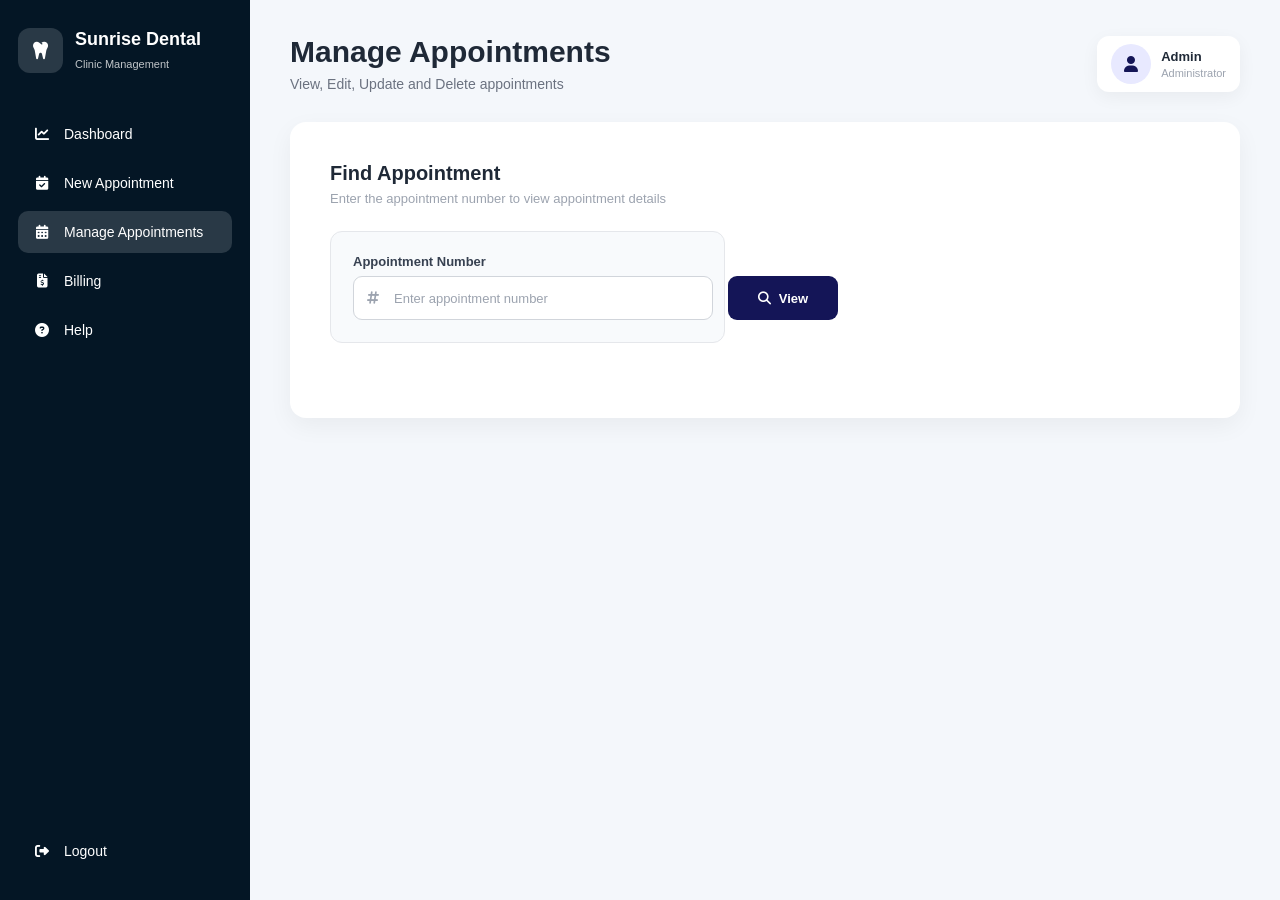
<file: Frontend/manage-appointment.html>
<!DOCTYPE html>
<html lang="en">

<head>

    <meta charset="UTF-8">

    <meta name="viewport" content="width=device-width, initial-scale=1.0">

    <title>Manage Appointments - Sunrise Dental</title>

    <link rel="stylesheet" href="css/style.css">

    <link rel="stylesheet"
          href="https://cdnjs.cloudflare.com/ajax/libs/font-awesome/6.7.2/css/all.min.css">

</head>

<body>

<div class="dashboard">


    <aside class="sidebar">

        <div class="sidebar-brand">

            <div class="brand-icon">
                <i class="fa-solid fa-tooth"></i>
            </div>

            <div>
                <h2>Sunrise Dental</h2>
                <span>Clinic Management</span>
            </div>

        </div>


        <nav class="sidebar-nav">

            <a href="dashboard.html" class="nav-item">

                <i class="fa-solid fa-chart-line"></i>

                <span>Dashboard</span>

            </a>


            <a href="appointment.html" class="nav-item">

                <i class="fa-solid fa-calendar-check"></i>

                <span>New Appointment</span>

            </a>


            <a href="manage-appointment.html" class="nav-item active">

                <i class="fa-solid fa-calendar-days"></i>

                <span>Manage Appointments</span>

            </a>


            <a href="billing.html" class="nav-item">

                <i class="fa-solid fa-file-invoice-dollar"></i>

                <span>Billing</span>

            </a>


            <a href="help.html" class="nav-item">

                <i class="fa-solid fa-circle-question"></i>

                <span>Help</span>

            </a>

        </nav>


        <div class="sidebar-bottom">

            <a href="index.html" class="nav-item logout">

                <i class="fa-solid fa-right-from-bracket"></i>

                <span>Logout</span>

            </a>

        </div>

    </aside>


    <main class="main-content">


        <header class="topbar">

            <div>

                <h1>Manage Appointments</h1>

                <p>
                    View, Edit, Update and Delete appointments
                </p>

            </div>


            <div class="user-profile">

                <div class="user-avatar">

                    <i class="fa-solid fa-user"></i>

                </div>

                <div class="user-info">

                    <strong>Admin</strong>

                    <span>Administrator</span>

                </div>

            </div>

        </header>


        <section class="dashboard-section">


            <div class="section-header">

                <h2>Find Appointment</h2>

                <p>
                    Enter the appointment number to view appointment details
                </p>

            </div>


            <div class="appointment-search">

                <div class="form-group">

                    <label for="searchAppointmentNumber">
                        Appointment Number
                    </label>

                    <div class="input-wrapper">

                        <i class="fa-solid fa-hashtag"></i>

                        <input
                            type="text"
                            id="searchAppointmentNumber"
                            placeholder="Enter appointment number"
                        >

                    </div>

                </div>


                <button
                    type="button"
                    id="viewAppointmentButton"
                    class="management-button">

                    <i class="fa-solid fa-magnifying-glass"></i>

                    View

                </button>

            </div>


            <p
                id="appointmentListMessage"
                class="appointment-list-message">
            </p>


            <div
                id="appointmentDetails"
                class="appointment-details"
                style="display: none;">


                <div class="section-header">

                    <h2>Appointment Details</h2>

                    <p>
                        Edit appointment information and save changes
                    </p>

                </div>


                <form id="updateAppointmentForm">


                    <div class="form-grid">


                        <div class="form-group">

                            <label for="editAppointmentNumber">
                                Appointment Number
                            </label>

                            <div class="input-wrapper">

                                <i class="fa-solid fa-hashtag"></i>

                                <input
                                    type="text"
                                    id="editAppointmentNumber"
                                    readonly
                                >

                            </div>

                        </div>


                        <div class="form-group">

                            <label for="editPatientName">
                                Patient Name
                                <span class="required">*</span>
                            </label>

                            <div class="input-wrapper">

                                <i class="fa-solid fa-user"></i>

                                <input
                                    type="text"
                                    id="editPatientName"
                                    required
                                    readonly
                                >

                            </div>

                        </div>


                        <div class="form-group">

                            <label for="editAddress">
                                Address
                                <span class="required">*</span>
                            </label>

                            <div class="input-wrapper">

                                <i class="fa-solid fa-location-dot"></i>

                                <input
                                    type="text"
                                    id="editAddress"
                                    required
                                    readonly
                                >

                            </div>

                        </div>


                        <div class="form-group">

                            <label for="editContactNumber">
                                Contact Number
                                <span class="required">*</span>
                            </label>

                            <div class="input-wrapper">

                                <i class="fa-solid fa-phone"></i>

                                <input
                                    type="tel"
                                    id="editContactNumber"
                                    required
                                    readonly
                                >

                            </div>

                        </div>


                        <div class="form-group">

                            <label for="editDentistName">
                                Dentist Name
                                <span class="required">*</span>
                            </label>

                            <div class="input-wrapper">

                                <i class="fa-solid fa-user-doctor"></i>

                                <select
                                    id="editDentistName"
                                    required
                                    disabled>

                                    <option value="">
                                        Select Dentist
                                    </option>

                                    <option value="Dr. Kasun Perera">
                                        Dr. Kasun Perera
                                    </option>

                                    <option value="Dr. Nimal Fernando">
                                        Dr. Nimal Fernando
                                    </option>

                                    <option value="Dr. Shehan Silva">
                                        Dr. Shehan Silva
                                    </option>

                                    <option value="Dr. Tharindu Jayasinghe">
                                        Dr. Tharindu Jayasinghe
                                    </option>

                                    <option value="Dr. Dilshan Perera">
                                        Dr. Dilshan Perera
                                    </option>

                                    <option value="Dr. Amaya Fernando">
                                        Dr. Amaya Fernando
                                    </option>

                                    <option value="Dr. Sanduni Silva">
                                        Dr. Sanduni Silva
                                    </option>

                                    <option value="Dr. Kavindu Wijesinghe">
                                        Dr. Kavindu Wijesinghe
                                    </option>

                                </select>

                            </div>

                        </div>


                        <div class="form-group">

                            <label for="editTreatmentType">
                                Treatment Type
                                <span class="required">*</span>
                            </label>

                            <div class="input-wrapper">

                                <i class="fa-solid fa-tooth"></i>

                                <select
                                    id="editTreatmentType"
                                    required
                                    disabled>

                                    <option value="">
                                        Select Treatment
                                    </option>

                                    <option value="Dental Cleaning">
                                        Dental Cleaning
                                    </option>

                                    <option value="Teeth Whitening">
                                        Teeth Whitening
                                    </option>

                                    <option value="Dental Filling">
                                        Dental Filling
                                    </option>

                                    <option value="Root Canal Treatment">
                                        Root Canal Treatment
                                    </option>

                                    <option value="Tooth Extraction">
                                        Tooth Extraction
                                    </option>

                                    <option value="Dental Crown">
                                        Dental Crown
                                    </option>

                                    <option value="Dental Bridge">
                                        Dental Bridge
                                    </option>

                                    <option value="Dental Checkup">
                                        Dental Checkup
                                    </option>

                                    <option value="Braces Consultation">
                                        Braces Consultation
                                    </option>

                                    <option value="Dental Implant">
                                        Dental Implant
                                    </option>

                                    <option value="Gum Treatment">
                                        Gum Treatment
                                    </option>

                                    <option value="Emergency Dental Treatment">
                                        Emergency Dental Treatment
                                    </option>

                                </select>

                            </div>

                        </div>


                        <div class="form-group">

                            <label for="editAppointmentDate">
                                Appointment Date
                                <span class="required">*</span>
                            </label>

                            <div class="input-wrapper">

                                <i class="fa-solid fa-calendar"></i>

                                <input
                                    type="date"
                                    id="editAppointmentDate"
                                    required
                                    readonly
                                >

                            </div>

                        </div>


                        <div class="form-group">

                            <label for="editAppointmentTime">
                                Appointment Time
                                <span class="required">*</span>
                            </label>

                            <div class="input-wrapper">

                                <i class="fa-solid fa-clock"></i>

                                <input
                                    type="time"
                                    id="editAppointmentTime"
                                    required
                                    readonly
                                >

                            </div>

                        </div>

                    </div>


                    <div class="management-buttons">


                        <button
                            type="button"
                            id="editAppointmentButton"
                            class="management-button edit-button">

                            <i class="fa-solid fa-pen-to-square"></i>

                            Edit

                        </button>


                        <button
                            type="submit"
                            id="updateAppointmentButton"
                            class="management-button update-button"
                            style="display: none;">

                            <i class="fa-solid fa-floppy-disk"></i>

                            Update

                        </button>


                        <button
                            type="button"
                            id="deleteAppointmentButton"
                            class="management-button delete-button">

                            <i class="fa-solid fa-trash"></i>

                            Delete

                        </button>

                    </div>


                </form>

            </div>

        </section>

    </main>

</div>


<script src="js/manage-appointment.js"></script>
<script src="js/auth.js"></script>

</body>

</html>
</file>
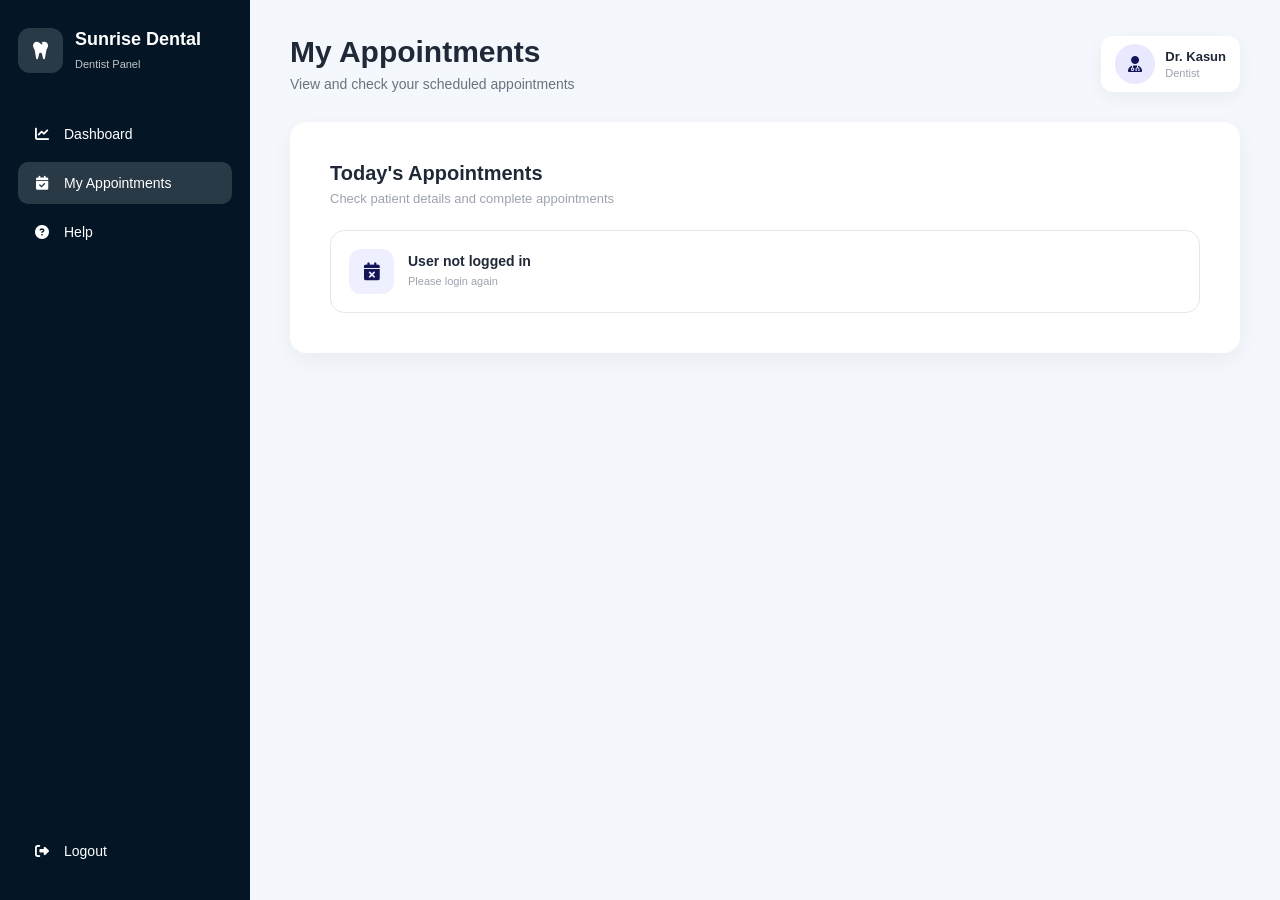
<file: Frontend/my-appointments.html>
<!DOCTYPE html>
<html lang="en">

<head>

    <meta charset="UTF-8">

    <meta name="viewport" content="width=device-width, initial-scale=1.0">

    <title>My Appointments - Sunrise Dental</title>

    <link rel="stylesheet" href="css/style.css">

    <link rel="stylesheet"
          href="https://cdnjs.cloudflare.com/ajax/libs/font-awesome/6.7.2/css/all.min.css">

</head>

<body>

<div class="dashboard">

    <aside class="sidebar">

        <div class="sidebar-brand">

            <div class="brand-icon">
                <i class="fa-solid fa-tooth"></i>
            </div>

            <div>
                <h2>Sunrise Dental</h2>
                <span>Dentist Panel</span>
            </div>

        </div>


        <nav class="sidebar-nav">

            <a href="dentist-dashboard.html" class="nav-item">

                <i class="fa-solid fa-chart-line"></i>

                <span>Dashboard</span>

            </a>


            <a href="my-appointments.html" class="nav-item active">

                <i class="fa-solid fa-calendar-check"></i>

                <span>My Appointments</span>

            </a>


            <a href="dentist-help.html" class="nav-item">

                <i class="fa-solid fa-circle-question"></i>

                <span>Help</span>

            </a>

        </nav>


        <div class="sidebar-bottom">

            <a href="index.html" class="nav-item logout">

                <i class="fa-solid fa-right-from-bracket"></i>

                <span>Logout</span>

            </a>

        </div>

    </aside>


    <main class="main-content">


        <header class="topbar">

            <div>

                <h1>My Appointments</h1>

                <p>
                    View and check your scheduled appointments
                </p>

            </div>


            <div class="user-profile">

                <div class="user-avatar">

                    <i class="fa-solid fa-user-doctor"></i>

                </div>

                <div class="user-info">

                    <strong>Dr. Kasun</strong>

                    <span>Dentist</span>

                </div>

            </div>

        </header>


        <section class="dashboard-section">

            <div class="section-header">

                <h2>Today's Appointments</h2>

                <p>
                    Check patient details and complete appointments
                </p>

            </div>


            <div id="appointmentList">

                <div class="quick-action">

                    <div class="quick-icon">

                        <i class="fa-solid fa-calendar-check"></i>

                    </div>

                    <div>

                        <strong>Loading appointments...</strong>

                        <span>
                            Please wait
                        </span>

                    </div>

                </div>

            </div>

        </section>


    </main>

</div>


<script src="js/my-appointments.js"></script>

<script src="js/auth.js"></script>

</body>

</html>
</file>
<file: Frontend/css/style.css>
/* General */

* {
    margin: 0;
    padding: 0;
    box-sizing: border-box;
}

html {
    width: 100%;
    min-height: 100%;
}

body {
    width: 100%;
    min-height: 100vh;
    font-family: Arial, Helvetica, sans-serif;
    background: #f4f7fb;
    color: #1f2937;
}

button,
input,
select {
    font-family: inherit;
}

button {
    cursor: pointer;
}


/* Login */

.login-page {
    min-height: 100vh;
    width: 100%;
    display: flex;
    justify-content: center;
    align-items: center;
    padding: 20px;
    background: linear-gradient(135deg, #eef0ff, #f5f6ff, #f8fafc);
}

.login-card {
    width: 100%;
    max-width: 950px;
    min-height: 560px;
    display: grid;
    grid-template-columns: 1fr 1fr;
    background: #ffffff;
    border-radius: 24px;
    overflow: hidden;
    box-shadow: 0 20px 50px rgba(20, 21, 87, 0.10);
}

.brand {
    padding: 60px;
    display: flex;
    flex-direction: column;
    justify-content: center;
    background: #041625;
    color: #ffffff;
}

.brand h1 {
    font-size: 42px;
    margin-bottom: 15px;
}

.brand p {
    font-size: 17px;
    line-height: 1.6;
    opacity: 0.9;
}

.login-form {
    padding: 60px;
    display: flex;
    flex-direction: column;
    justify-content: center;
}

.login-form h2 {
    font-size: 32px;
    margin-bottom: 8px;
}

.login-subtitle {
    color: #6b7280;
    margin-bottom: 30px;
}

.input-group {
    margin-bottom: 20px;
}

.input-group label {
    display: block;
    margin-bottom: 8px;
    font-size: 14px;
    font-weight: 600;
}

.input-group input {
    width: 100%;
    padding: 14px 16px;
    border: 1px solid #d1d5db;
    border-radius: 10px;
    font-size: 15px;
    outline: none;
    transition: 0.2s;
}

.input-group input:focus {
    border-color: #041625;
    box-shadow: 0 0 0 3px rgba(20, 21, 87, 0.10);
}

.login-button {
    width: 100%;
    padding: 14px;
    border: none;
    border-radius: 10px;
    background: #041625;
    color: #ffffff;
    font-size: 16px;
    font-weight: 600;
    margin-top: 5px;
    transition: 0.2s;
}

.login-button:hover {
    background: #434649;
}

#loginMessage {
    margin-top: 15px;
    text-align: center;
    font-size: 14px;
}


/* Dashboard */

.dashboard {
    width: 100%;
    min-height: 100vh;
    display: flex;
    background: #f4f7fb;
}


/* Sidebar */

.sidebar {
    flex: 0 0 250px;
    width: 250px;
    min-width: 250px;
    min-height: 100vh;
    background: #041625;
    color: #ffffff;
    display: flex;
    flex-direction: column;
    padding: 28px 18px;
}

.sidebar-brand {
    display: flex;
    align-items: center;
    gap: 12px;
    margin-bottom: 40px;
}

.brand-icon {
    width: 45px;
    height: 45px;
    min-width: 45px;
    display: flex;
    align-items: center;
    justify-content: center;
    background: rgba(255, 255, 255, 0.15);
    border-radius: 12px;
    font-size: 20px;
}

.sidebar-brand h2 {
    font-size: 18px;
    margin-bottom: 4px;
}

.sidebar-brand span {
    font-size: 11px;
    opacity: 0.75;
}

.sidebar-nav {
    display: flex;
    flex-direction: column;
    gap: 7px;
}

.nav-item {
    display: flex;
    align-items: center;
    gap: 12px;
    padding: 13px 14px;
    color: #ffffff;
    text-decoration: none;
    border-radius: 10px;
    font-size: 14px;
    transition: 0.2s;
}

.nav-item i {
    width: 20px;
    min-width: 20px;
    text-align: center;
}

.nav-item:hover,
.nav-item.active {
    background: rgba(255, 255, 255, 0.15);
}

.sidebar-bottom {
    margin-top: auto;
}

.logout:hover {
    background: rgba(255, 255, 255, 0.12);
}


/* Main Content */

.main-content {
    flex: 1 1 auto;
    width: auto;
    min-width: 0;
    padding: 35px;
    overflow-x: hidden;
}


/* Top Bar */

.topbar {
    width: 100%;
    display: flex;
    align-items: center;
    justify-content: space-between;
    gap: 20px;
    margin-bottom: 30px;
}

.topbar h1 {
    font-size: 30px;
    margin-bottom: 7px;
}

.topbar p {
    color: #6b7280;
    font-size: 14px;
}

.user-profile {
    flex-shrink: 0;
    display: flex;
    align-items: center;
    gap: 10px;
    background: #ffffff;
    padding: 8px 14px;
    border-radius: 12px;
    box-shadow: 0 5px 18px rgba(0, 0, 0, 0.05);
}

.user-avatar {
    width: 40px;
    height: 40px;
    min-width: 40px;
    display: flex;
    align-items: center;
    justify-content: center;
    background: #e8e9ff;
    color: #141557;
    border-radius: 50%;
}

.user-info {
    display: flex;
    flex-direction: column;
    gap: 3px;
}

.user-info strong {
    font-size: 13px;
}

.user-info span {
    color: #9ca3af;
    font-size: 11px;
}


/* Dashboard Section */

.dashboard-section {
    width: 100%;
    max-width: 100%;
    background: #ffffff;
    padding: 40px;
    border-radius: 16px;
    box-shadow: 0 8px 25px rgba(0, 0, 0, 0.05);
}

.section-header {
    margin-bottom: 24px;
}

.section-header h2 {
    font-size: 20px;
    margin-bottom: 6px;
    color: #1f2937;
}

.section-header p {
    color: #9ca3af;
    font-size: 13px;
}


/* Quick Actions */

.quick-actions {
    width: 100%;
    display: grid;
    grid-template-columns: repeat(3, minmax(0, 1fr));
    gap: 14px;
}

.quick-action {
    min-width: 0;
    display: flex;
    align-items: center;
    gap: 14px;
    padding: 18px;
    text-decoration: none;
    color: #1f2937;
    background: #ffffff;
    border: 1px solid #e5e7eb;
    border-radius: 14px;
    transition: all 0.25s ease;
}

.quick-action:hover {
    transform: translateY(-3px);
    background: #f4f4ff;
    border-color: #b9bbef;
    box-shadow: 0 8px 20px rgba(20, 21, 87, 0.10);
}

.quick-icon {
    width: 45px;
    height: 45px;
    min-width: 45px;
    display: flex;
    align-items: center;
    justify-content: center;
    background: #eef0ff;
    color: #141557;
    border-radius: 12px;
    font-size: 18px;
    transition: 0.25s;
}

.quick-action:hover .quick-icon {
    background: #141557;
    color: #ffffff;
}

.quick-action div:nth-child(2) {
    min-width: 0;
    flex: 1;
    display: flex;
    flex-direction: column;
    gap: 5px;
}

.quick-action strong {
    font-size: 14px;
    font-weight: 600;
    color: #1f2937;
}

.quick-action span {
    color: #9ca3af;
    font-size: 11px;
    line-height: 1.4;
}

.arrow {
    flex-shrink: 0;
    color: #9ca3af;
    font-size: 12px;
    transition: 0.25s;
}

.quick-action:hover .arrow {
    color: #141557;
    transform: translateX(4px);
}


/* Appointment Form */

.form-grid {
    width: 100%;
    display: grid;
    grid-template-columns: repeat(2, minmax(0, 1fr));
    column-gap: 24px;
    row-gap: 18px;
}

.form-group {
    min-width: 0;
    margin-bottom: 0;
}

.form-group label {
    display: block;
    margin-bottom: 7px;
    font-size: 13px;
    font-weight: 600;
    color: #374151;
}

.required {
    color: #dc2626;
    font-weight: 700;
}


/* Input Wrapper */

.input-wrapper {
    position: relative;
    width: 100%;
}

.input-wrapper i {
    position: absolute;
    left: 14px;
    top: 50%;
    transform: translateY(-50%);
    color: #9ca3af;
    font-size: 14px;
    z-index: 1;
    pointer-events: none;
}


/* Form Inputs */

.form-group input,
.form-group select {
    width: 100%;
    height: 44px;
    padding: 10px 14px 10px 40px;
    border: 1px solid #d1d5db;
    border-radius: 9px;
    outline: none;
    font-size: 13px;
    color: #1f2937;
    background: #ffffff;
    transition: all 0.2s ease;
}

.form-group input::placeholder {
    color: #9ca3af;
}

.form-group input:focus,
.form-group select:focus {
    border-color: #141557;
    box-shadow: 0 0 0 3px rgba(20, 21, 87, 0.10);
}


/* Appointment Number */

#appointmentNumber {
    background: #eef0ff;
    color: #141557;
    font-weight: 700;
    cursor: not-allowed;
}


/* Select */

.form-group select {
    cursor: pointer;
    appearance: auto;
    padding-right: 35px;
}


/* Date and Time */

.form-group input[type="date"],
.form-group input[type="time"] {
    cursor: pointer;
}


/* Create Appointment Button */

.appointment-button {
    width: auto;
    min-width: 205px;
    margin-top: 25px;
    padding: 12px 22px;
    display: inline-flex;
    align-items: center;
    justify-content: center;
    gap: 8px;
    border: none;
    border-radius: 9px;
    background: #141557;
    color: #ffffff;
    font-size: 14px;
    font-weight: 600;
    transition: all 0.2s ease;
}

.appointment-button:hover {
    background: #101145;
    transform: translateY(-1px);
    box-shadow: 0 6px 15px rgba(20, 21, 87, 0.20);
}

.appointment-button:active {
    transform: translateY(0);
}


/* Appointment Message */

#appointmentMessage {
    margin-top: 14px;
    font-size: 13px;
    font-weight: 500;
}
/* Find Appointment */

.find-appointment-section {
    width: 100%;
    max-width: 1100px;
    margin: 0 auto;
    background: #ffffff;
    padding: 28px 36px;
    border-radius: 16px;
    box-shadow: 0 8px 25px rgba(0, 0, 0, 0.05);
}

.find-appointment-header {
    margin-bottom: 18px;
}

.find-appointment-header h2 {
    font-size: 21px;
    color: #1f2937;
    margin-bottom: 5px;
}

.find-appointment-header p {
    color: #9ca3af;
    font-size: 13px;
}

.find-appointment-form {
    width: 100%;
}

.find-appointment-group {
    width: 100%;
}

.find-appointment-group label {
    display: block;
    margin-bottom: 7px;
    font-size: 13px;
    font-weight: 600;
    color: #374151;
}


/* Find Input */

.find-input-wrapper {
    position: relative;
    width: 100%;
}

.find-input-wrapper i {
    position: absolute;
    left: 14px;
    top: 50%;
    transform: translateY(-50%);
    color: #9ca3af;
    font-size: 14px;
    pointer-events: none;
    z-index: 1;
}

.find-input-wrapper input {
    width: 100%;
    height: 44px;
    padding: 10px 14px 10px 40px;
    border: 1px solid #d1d5db;
    border-radius: 9px;
    outline: none;
    background: #ffffff;
    color: #1f2937;
    font-size: 13px;
    transition: all 0.2s ease;
}

.find-input-wrapper input::placeholder {
    color: #9ca3af;
}

.find-input-wrapper input:focus {
    border-color: #141557;
    box-shadow: 0 0 0 3px rgba(20, 21, 87, 0.10);
}


/* Find Button */

.find-button {
    margin-top: 12px;
    min-width: 110px;
    height: 42px;
    padding: 0 20px;
    display: inline-flex;
    align-items: center;
    justify-content: center;
    gap: 8px;
    border: none;
    border-radius: 9px;
    background: #141557;
    color: #ffffff;
    font-size: 13px;
    font-weight: 600;
    transition: all 0.2s ease;
}

.find-button:hover {
    background: #101145;
    transform: translateY(-1px);
    box-shadow: 0 6px 15px rgba(20, 21, 87, 0.20);
}

.find-button:active {
    transform: translateY(0);
}

.find-button i {
    font-size: 13px;
}


/* Find Message */

#findMessage {
    margin-top: 10px;
    font-size: 13px;
    font-weight: 500;
}

/* Appointment Details */

.appointment-details {
    width: 100%;
    margin-top: 25px;
    background: #ffffff;
    border: 1px solid #e5e7eb;
    border-radius: 14px;
    padding: 25px;
}

.appointment-details h3 {
    font-size: 18px;
    margin-bottom: 20px;
    color: #1f2937;
}

.appointment-details-grid {
    display: grid;
    grid-template-columns: repeat(2, minmax(0, 1fr));
    gap: 18px;
}

.appointment-detail-item {
    min-width: 0;
    padding: 14px;
    background: #f8fafc;
    border-radius: 10px;
    border: 1px solid #eef2f7;
}

.appointment-detail-item strong {
    display: block;
    margin-bottom: 5px;
    font-size: 12px;
    color: #6b7280;
}

.appointment-detail-item span {
    font-size: 14px;
    color: #1f2937;
    word-break: break-word;
}
/* Manage Appointment Search */
.appointment-search {
    display: flex;
    align-items: flex-end;
    gap: 15px;
    width: fit-content;
    max-width: 100%;
    margin-top: 25px;
    padding: 22px;
    background: #f8fafc;
    border: 1px solid #e5e7eb;
    border-radius: 12px;
}

.appointment-search .form-group {
    flex: 0 0 360px;
    max-width: 360px;
}

.appointment-search .input-wrapper {
    width: 100%;
}
.appointment-search input {
    width: 100%;
    height: 44px;
}

#searchAppointmentNumber {
    width: 100%;
    height: 44px;
    padding: 10px 14px 10px 40px;
    border: 1px solid #d1d5db;
    border-radius: 9px;
    outline: none;
    font-size: 13px;
    color: #1f2937;
    background: #ffffff;
}
.appointment-search .input-wrapper {
    width: 100%;
}
#searchAppointmentNumber:focus {
    border-color: #141557;
    box-shadow: 0 0 0 3px rgba(20, 21, 87, 0.10);
}
#viewAppointmentButton {
    height: 44px;
    min-width: 110px;
    flex-shrink: 0;
}

/* Management Button */

.management-button,
#viewAppointmentButton {
    height: 44px;
    min-width: 110px;
    padding: 10px 20px;
    display: inline-flex;
    align-items: center;
    justify-content: center;
    gap: 8px;
    border: none;
    border-radius: 9px;
    background: #141557;
    color: #ffffff;
    font-size: 13px;
    font-weight: 600;
    cursor: pointer;
    text-decoration: none;
    transition: all 0.2s ease;
}

.management-button:hover,
#viewAppointmentButton:hover {
    background: #101145;
    transform: translateY(-1px);
    box-shadow: 0 6px 15px rgba(20, 21, 87, 0.20);
}

.management-button:active,
#viewAppointmentButton:active {
    transform: translateY(0);
}


/* Management Buttons */

.management-buttons {
    display: flex;
    align-items: center;
    gap: 12px;
    margin-top: 25px;
    flex-wrap: wrap;
}

#editAppointmentButton,
#updateAppointmentButton,
#deleteAppointmentButton {
    min-width: 120px;
    height: 42px;
    padding: 10px 18px;
    display: inline-flex;
    align-items: center;
    justify-content: center;
    gap: 7px;
    border: none;
    border-radius: 9px;
    color: #ffffff;
    font-size: 13px;
    font-weight: 600;
    cursor: pointer;
    transition: all 0.2s ease;
}

#editAppointmentButton {
    background: #2563eb;
}

#editAppointmentButton:hover {
    background: #1d4ed8;
    transform: translateY(-1px);
}

#updateAppointmentButton {
    background: #141557;
}

#updateAppointmentButton:hover {
    background: #101145;
    transform: translateY(-1px);
}

#deleteAppointmentButton {
    background: #dc2626;
}

#deleteAppointmentButton:hover {
    background: #b91c1c;
    transform: translateY(-1px);
}

#updateAppointmentButton:disabled,
#deleteAppointmentButton:disabled,
#editAppointmentButton:disabled {
    opacity: 0.55;
    cursor: not-allowed;
    transform: none;
    box-shadow: none;
}


/* Management Form */

#updateAppointmentForm,
.manage-form {
    width: 100%;
    margin-top: 20px;
}

#updateAppointmentForm .form-group input,
#updateAppointmentForm .form-group select {
    width: 100%;
}

.appointment-details input[readonly],
.appointment-details select:disabled {
    background: #f8fafc;
    color: #6b7280;
    cursor: not-allowed;
}


/* Management Message */

#appointmentManagementMessage,
.appointment-list-message {
    margin-top: 15px;
    min-height: 20px;
    font-size: 13px;
    font-weight: 500;
}


/* Billing */

.billing-section {
    width: 100%;
    padding: 45px;
}

.billing-grid {
    display: grid;
    grid-template-columns: repeat(2, minmax(0, 1fr));
    gap: 22px 24px;
}

.billing-grid .form-group {
    width: 100%;
}

.billing-grid .form-group label {
    display: block;
    margin-bottom: 7px;
    font-size: 13px;
    font-weight: 600;
    color: #374151;
}

.billing-grid .form-group input {
    width: 100%;
    height: 46px;
    padding: 10px 14px 10px 42px;
    border: 1px solid #d1d5db;
    border-radius: 9px;
    outline: none;
    font-size: 13px;
    color: #1f2937;
    background: #ffffff;
    transition: 0.2s ease;
}

.billing-grid .form-group input:focus {
    border-color: #141557;
    box-shadow: 0 0 0 3px rgba(20, 21, 87, 0.10);
}

.billing-grid .form-group input[readonly] {
    background: #eef0ff;
    color: #141557;
    font-weight: 700;
}

.billing-grid .input-wrapper {
    position: relative;
    width: 100%;
}

.billing-grid .input-wrapper i {
    position: absolute;
    left: 14px;
    top: 50%;
    transform: translateY(-50%);
    color: #9ca3af;
    font-size: 14px;
    pointer-events: none;
    z-index: 1;
}


/* Billing Actions */

.billing-actions {
    display: flex;
    align-items: center;
    gap: 12px;
    margin-top: 28px;
}

.billing-actions .management-button {
    min-width: 145px;
    height: 44px;
    padding: 10px 20px;
}

.billing-save-button {
    background: #141557;
    color: #ffffff;
}

.billing-save-button:hover {
    background: #101145;
    transform: translateY(-1px);
    box-shadow: 0 6px 15px rgba(20, 21, 87, 0.20);
}

.billing-clear-button {
    background: #f3f4f6;
    color: #374151;
    border: 1px solid #d1d5db !important;
}

.billing-clear-button:hover {
    background: #e5e7eb;
}

.billing-print-button {
    background: #1f2937;
    color: #ffffff;
}

.billing-print-button:hover {
    background: #111827;
    transform: translateY(-1px);
    box-shadow: 0 6px 15px rgba(0, 0, 0, 0.15);
}

#billingMessage {
    margin-top: 15px;
    font-size: 13px;
    font-weight: 500;
}


/* Print Bill */

.bill-page {
    width: 100%;
    max-width: 850px;
    min-height: 297mm;
    margin: 40px auto;
    padding: 45px;
    background: #ffffff;
    color: #1f2937;
    border-radius: 14px;
    box-shadow: 0 10px 30px rgba(0, 0, 0, 0.08);
}

.bill-header {
    display: flex;
    align-items: flex-start;
    justify-content: space-between;
    gap: 30px;
}

.clinic-info h1 {
    margin-bottom: 8px;
    font-size: 30px;
    color: #141557;
}

.clinic-info p {
    margin-bottom: 4px;
    color: #6b7280;
    font-size: 13px;
}

.bill-title {
    text-align: right;
}

.bill-title h2 {
    margin-bottom: 5px;
    font-size: 28px;
    color: #1f2937;
    letter-spacing: 1px;
}

.bill-title span {
    color: #9ca3af;
    font-size: 13px;
}

.bill-line {
    width: 100%;
    height: 2px;
    margin: 25px 0;
    background: #141557;
}

.bill-information {
    display: grid;
    grid-template-columns: repeat(2, minmax(0, 1fr));
    gap: 20px;
    margin-bottom: 35px;
}

.bill-info-group {
    padding: 15px;
    background: #f7f7ff;
    border: 1px solid #e5e7eb;
    border-left: 4px solid #141557;
    border-radius: 9px;
}

.bill-info-group span {
    display: block;
    margin-bottom: 6px;
    color: #9ca3af;
    font-size: 12px;
}

.bill-info-group strong {
    display: block;
    color: #1f2937;
    font-size: 14px;
}

.bill-section h3 {
    margin-bottom: 15px;
    color: #1f2937;
    font-size: 19px;
}

.bill-table {
    width: 100%;
    border-collapse: collapse;
}

.bill-table th {
    padding: 14px 15px;
    background: #141557;
    color: #ffffff;
    text-align: left;
    font-size: 13px;
}

.bill-table th:last-child {
    text-align: right;
}

.bill-table td {
    padding: 16px 15px;
    border-bottom: 1px solid #e5e7eb;
    font-size: 13px;
}

.bill-table td:last-child {
    text-align: right;
    font-weight: 600;
}

.bill-table td strong {
    display: block;
    margin-bottom: 4px;
    color: #1f2937;
}

.bill-table td small {
    display: block;
    color: #9ca3af;
    font-size: 11px;
}

.bill-table tfoot td {
    padding: 18px 15px;
    background: #eef0ff;
    border-bottom: none;
    color: #141557;
    font-size: 16px;
    font-weight: 700;
}

.bill-footer {
    display: flex;
    align-items: flex-end;
    justify-content: space-between;
    gap: 30px;
    margin-top: 45px;
    padding-top: 25px;
    border-top: 1px solid #e5e7eb;
}

.bill-footer p {
    margin-bottom: 4px;
    color: #6b7280;
    font-size: 12px;
}

.signature {
    width: 180px;
    text-align: center;
}

.signature div {
    width: 180px;
    height: 1px;
    margin-bottom: 8px;
    background: #374151;
}

.signature span {
    color: #6b7280;
    font-size: 11px;
}

.print-actions {
    display: flex;
    justify-content: center;
    gap: 12px;
    margin-top: 35px;
}

.print-actions button {
    min-width: 130px;
    padding: 12px 20px;
    border: none;
    border-radius: 9px;
    background: #141557;
    color: #ffffff;
    font-size: 13px;
    font-weight: 600;
    cursor: pointer;
    transition: 0.2s;
}

.print-actions button:hover {
    background: #101145;
    transform: translateY(-1px);
}

.print-actions button:last-child {
    background: #6b7280;
}

.print-actions button:last-child:hover {
    background: #4b5563;
}


/* Help Page */

.help-section {
    margin-bottom: 24px;
}

.help-grid {
    display: grid;
    grid-template-columns: repeat(2, minmax(0, 1fr));
    gap: 18px;
}

.help-card {
    display: flex;
    align-items: flex-start;
    gap: 16px;
    padding: 22px;
    background: #ffffff;
    border: 1px solid #e5e7eb;
    border-radius: 14px;
    transition: all 0.2s ease;
}

.help-card:hover {
    transform: translateY(-3px);
    border-color: #b9bbef;
    background: #f7f7ff;
    box-shadow: 0 8px 20px rgba(20, 21, 87, 0.08);
}

.help-icon {
    width: 48px;
    height: 48px;
    flex-shrink: 0;
    display: flex;
    align-items: center;
    justify-content: center;
    background: #eef0ff;
    color: #141557;
    border-radius: 12px;
    font-size: 19px;
}

.help-card h3 {
    margin-bottom: 8px;
    color: #1f2937;
    font-size: 15px;
}

.help-card p {
    color: #6b7280;
    font-size: 13px;
    line-height: 1.6;
}

.faq-section {
    margin-bottom: 24px;
}

.faq-list {
    display: flex;
    flex-direction: column;
    gap: 12px;
}

.faq-item {
    padding: 18px 20px;
    background: #ffffff;
    border: 1px solid #e5e7eb;
    border-radius: 12px;
}

.faq-question {
    display: flex;
    align-items: center;
    gap: 10px;
    margin-bottom: 8px;
    color: #1f2937;
    font-size: 14px;
}

.faq-question i {
    color: #141557;
    font-size: 15px;
}

.faq-item p {
    padding-left: 25px;
    color: #6b7280;
    font-size: 13px;
    line-height: 1.6;
}

.support-section {
    margin-bottom: 24px;
}

.support-box {
    display: grid;
    grid-template-columns: repeat(3, minmax(0, 1fr));
    gap: 15px;
}

.support-item {
    display: flex;
    align-items: center;
    gap: 13px;
    padding: 18px;
    background: #f8fafc;
    border: 1px solid #e5e7eb;
    border-radius: 12px;
}

.support-item > i {
    width: 42px;
    height: 42px;
    flex-shrink: 0;
    display: flex;
    align-items: center;
    justify-content: center;
    background: #e8e9ff;
    color: #141557;
    border-radius: 10px;
    font-size: 16px;
}

.support-item div {
    display: flex;
    flex-direction: column;
    gap: 4px;
}

.support-item strong {
    color: #1f2937;
    font-size: 13px;
}

.support-item span {
    color: #9ca3af;
    font-size: 11px;
    line-height: 1.4;
}


/* Responsive */

@media (min-width: 1200px) {

    .main-content {
        padding: 35px 40px;
    }

    .dashboard-section {
        padding: 40px;
    }
}

@media (max-width: 1100px) {

    .main-content {
        padding: 28px;
    }

    .dashboard-section {
        padding: 35px;
    }

    .quick-actions {
        grid-template-columns: repeat(2, minmax(0, 1fr));
    }

    .find-appointment-section {
        max-width: 100%;
    }
}

@media (max-width: 900px) {

    .sidebar {
        flex: 0 0 200px;
        width: 200px;
        min-width: 200px;
    }

    .main-content {
        padding: 25px;
    }

    .dashboard-section {
        padding: 30px;
    }

    .appointment-search {
        flex-direction: column;
        align-items: stretch;
    }

    #viewAppointmentButton,
    .management-button {
        width: 100%;
    }

    .help-grid {
        grid-template-columns: 1fr;
    }

    .support-box {
        grid-template-columns: 1fr;
    }

    .billing-section {
        padding: 35px;
    }

    .billing-grid {
        gap: 18px;
    }
}

@media (max-width: 850px) {

    .sidebar {
        width: 75px;
        min-width: 75px;
        padding: 25px 10px;
    }

    .sidebar-brand {
        justify-content: center;
    }

    .sidebar-brand > div:last-child {
        display: none;
    }

    .nav-item {
        justify-content: center;
    }

    .nav-item span {
        display: none;
    }

    .main-content {
        width: calc(100% - 75px);
        padding: 25px;
    }

    .topbar {
        align-items: flex-start;
    }

    .quick-actions {
        grid-template-columns: 1fr 1fr;
    }
}

@media (max-width: 700px) {

    .login-card {
        grid-template-columns: 1fr;
        max-width: 500px;
    }

    .brand {
        min-height: 220px;
        padding: 35px;
        text-align: center;
    }

    .brand h1 {
        font-size: 32px;
    }

    .brand p {
        font-size: 15px;
    }

    .login-form {
        padding: 35px;
    }

    .sidebar {
        width: 62px;
        min-width: 62px;
        padding: 20px 7px;
    }

    .main-content {
        width: calc(100% - 62px);
        padding: 18px;
    }

    .dashboard-section {
        padding: 24px;
    }

    .topbar {
        flex-direction: column;
        align-items: flex-start;
        gap: 15px;
    }

    .user-profile {
        align-self: flex-end;
    }

    .form-grid,
    .billing-grid {
        grid-template-columns: 1fr;
        row-gap: 18px;
    }

    .quick-actions {
        grid-template-columns: 1fr;
    }

    .appointment-button {
        width: 100%;
    }

    .appointment-details-grid {
        grid-template-columns: 1fr;
    }

    .find-appointment-section {
        padding: 24px;
    }

    .find-button {
        width: 100%;
    }

    .management-buttons,
    .billing-actions {
        flex-direction: column;
        align-items: stretch;
    }

    #editAppointmentButton,
    #updateAppointmentButton,
    #deleteAppointmentButton,
    .billing-actions .management-button {
        width: 100%;
    }

    .billing-section {
        padding: 25px;
    }

    .help-card {
        padding: 18px;
    }

    .help-icon {
        width: 44px;
        height: 44px;
    }

    .faq-item {
        padding: 16px;
    }

    .support-item {
        padding: 16px;
    }

    .bill-page {
        min-height: auto;
        margin: 20px auto;
        padding: 25px;
    }

    .bill-header {
        flex-direction: column;
    }

    .bill-title {
        text-align: left;
    }

    .bill-information {
        grid-template-columns: 1fr;
    }

    .bill-footer {
        flex-direction: column;
        align-items: flex-start;
    }

    .print-actions {
        flex-direction: column;
    }

    .print-actions button {
        width: 100%;
    }
}

@media (max-width: 600px) {

    .main-content {
        padding: 15px;
    }

    .dashboard-section {
        padding: 20px;
        border-radius: 14px;
    }

    .section-header h2 {
        font-size: 18px;
    }

    .section-header p {
        font-size: 12px;
    }

    .quick-action {
        padding: 15px;
    }

    .quick-icon {
        width: 43px;
        height: 43px;
        min-width: 43px;
    }

    .form-group input,
    .form-group select,
    .find-input-wrapper input {
        height: 42px;
    }

    .billing-section {
        padding: 20px;
    }

    .billing-grid .form-group input {
        height: 44px;
    }

    .appointment-details {
        padding: 18px;
    }
}

@media (max-width: 500px) {

    .main-content {
        padding: 14px;
    }

    .dashboard-section {
        padding: 20px;
        border-radius: 14px;
    }

    .find-appointment-section {
        padding: 20px;
        border-radius: 14px;
    }

    .topbar h1 {
        font-size: 25px;
    }

    .topbar p {
        font-size: 12px;
    }

    .user-profile {
        padding: 7px 10px;
    }

    .user-info {
        display: none;
    }

    .section-header h2 {
        font-size: 18px;
    }

    .section-header p {
        font-size: 12px;
    }

    .quick-action {
        padding: 15px;
    }

    .help-card {
        gap: 12px;
        padding: 15px;
    }

    .help-card h3 {
        font-size: 14px;
    }

    .help-card p {
        font-size: 12px;
    }

    .faq-question {
        font-size: 13px;
    }

    .faq-item p {
        padding-left: 25px;
        font-size: 12px;
    }

    .billing-section {
        padding: 18px;
        border-radius: 14px;
    }

    .billing-grid {
        gap: 16px;
    }

    .billing-grid .form-group input {
        height: 42px;
        font-size: 12px;
    }

    .billing-grid .form-group label {
        font-size: 12px;
    }

    .clinic-info h1 {
        font-size: 24px;
    }

    .bill-title h2 {
        font-size: 23px;
    }

    .bill-table th,
    .bill-table td {
        padding: 11px 8px;
        font-size: 12px;
    }

    .help-card {
        gap: 12px;
        padding: 15px;
    }
}

@media (max-width: 450px) {

    .sidebar {
        width: 62px;
        min-width: 62px;
        padding: 20px 7px;
    }

    .main-content {
        width: calc(100% - 62px);
        padding: 12px;
    }

    .dashboard-section {
        padding: 18px;
    }

    .appointment-search {
        gap: 10px;
        padding: 15px;
        margin-top: 18px;
    }

    .management-button {
        min-width: 100%;
    }

    .billing-section {
        padding: 18px;
    }

    .bill-page {
        width: calc(100% - 20px);
        margin: 10px auto;
        padding: 18px;
        border-radius: 10px;
    }

    .help-card {
        gap: 12px;
        padding: 15px;
    }

    .help-card h3 {
        font-size: 14px;
    }

    .help-card p {
        font-size: 12px;
    }
}

@media (max-width: 380px) {

    .sidebar {
        width: 55px;
        min-width: 55px;
        padding: 18px 5px;
    }

    .main-content {
        width: calc(100% - 55px);
        padding: 10px;
    }

    .dashboard-section {
        padding: 16px;
    }

    .find-appointment-section {
        padding: 16px;
    }

    .quick-action {
        gap: 10px;
        padding: 12px;
    }

    .quick-action strong {
        font-size: 13px;
    }

    .quick-action span {
        font-size: 10px;
    }
}


/* Print */

@media print {

    body {
        background: #ffffff;
        padding: 0;
    }

    .sidebar,
    .topbar,
    .billing-actions,
    #billingMessage,
    .print-actions {
        display: none !important;
    }

    .dashboard {
        display: block;
        min-height: auto;
    }

    .main-content {
        width: 100%;
        padding: 0;
    }

    .billing-section {
        width: 100%;
        padding: 30px;
        box-shadow: none;
        border-radius: 0;
    }

    .bill-page {
        width: 100%;
        max-width: none;
        min-height: auto;
        margin: 0;
        padding: 25px;
        border-radius: 0;
        box-shadow: none;
    }

    @page {
        size: A4;
        margin: 0;
    }
}
.done-button {
    background-color: #28a745;
    color: white;
    border: none;
    padding: 8px 14px;
    border-radius: 6px;
    font-size: 14px;
    font-weight: 600;
    cursor: pointer;
    white-space: nowrap;
    min-width: 80px;
}

.done-button:hover {
    background-color: #218838;
}

.done-button:disabled {
    background-color: #6c757d;
    cursor: not-allowed;
}

@media (max-width: 768px) {
    .done-button {
        padding: 7px 12px;
        font-size: 13px;
        min-width: 70px;
    }
}

@media (max-width: 480px) {
    .done-button {
        padding: 6px 10px;
        font-size: 12px;
        min-width: 65px;
    }
}
</file>
